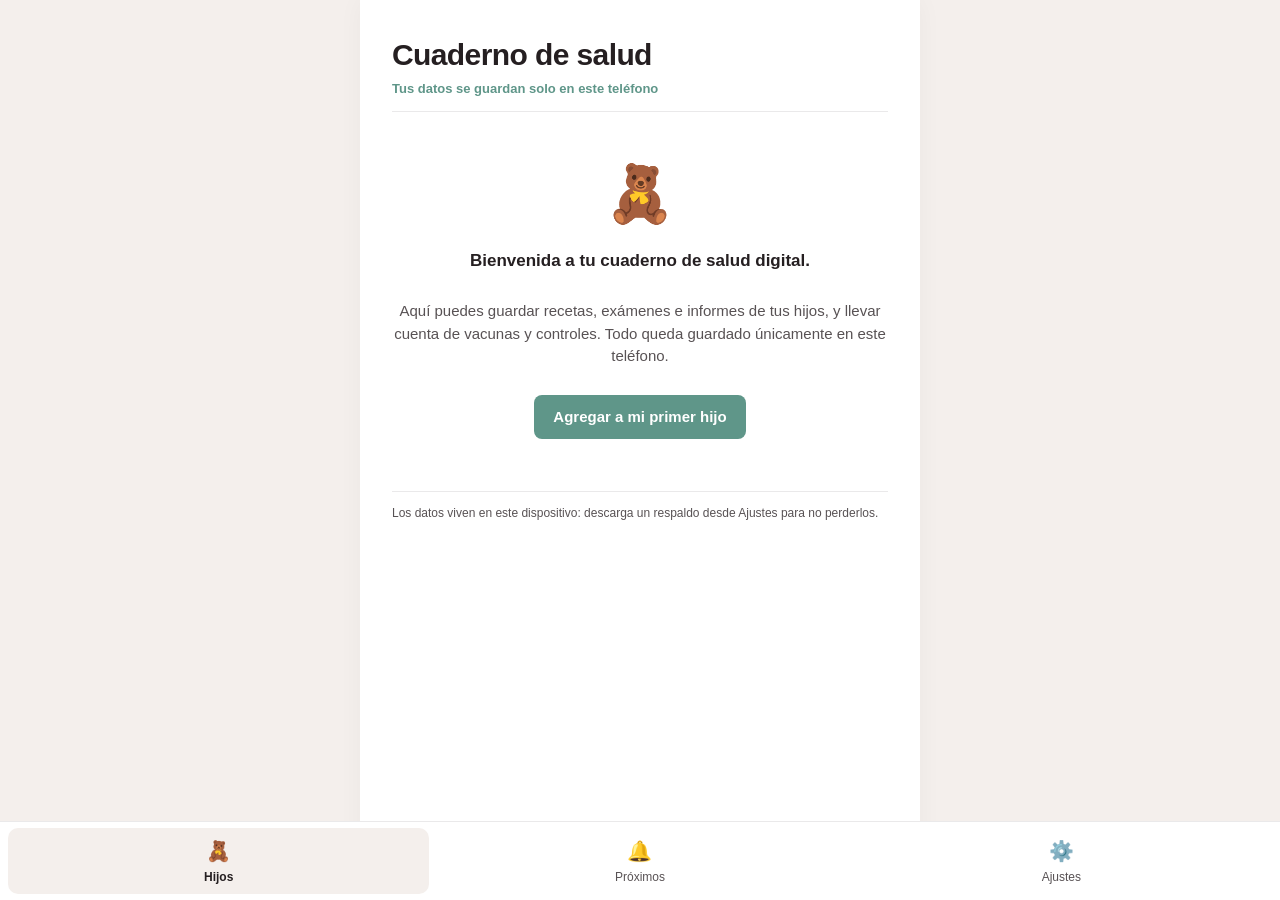
<file: index.html>
<!DOCTYPE html>
<html lang="es-CL">
<head>
<meta charset="utf-8">
<meta name="viewport" content="width=device-width, initial-scale=1, viewport-fit=cover">
<meta name="theme-color" content="#f4efec">
<meta name="apple-mobile-web-app-capable" content="yes">
<meta name="apple-mobile-web-app-status-bar-style" content="default">
<meta name="apple-mobile-web-app-title" content="Cuaderno de salud">
<title>Cuaderno de salud</title>
<link rel="manifest" href="manifest.webmanifest">
<link rel="icon" href="icon.png">
<link rel="apple-touch-icon" href="icon.png">
<link rel="stylesheet" href="styles.css">
</head>
<body>
<div id="app" class="cs-app" aria-live="polite"></div>
<script src="app.js"></script>
</body>
</html>
</file>
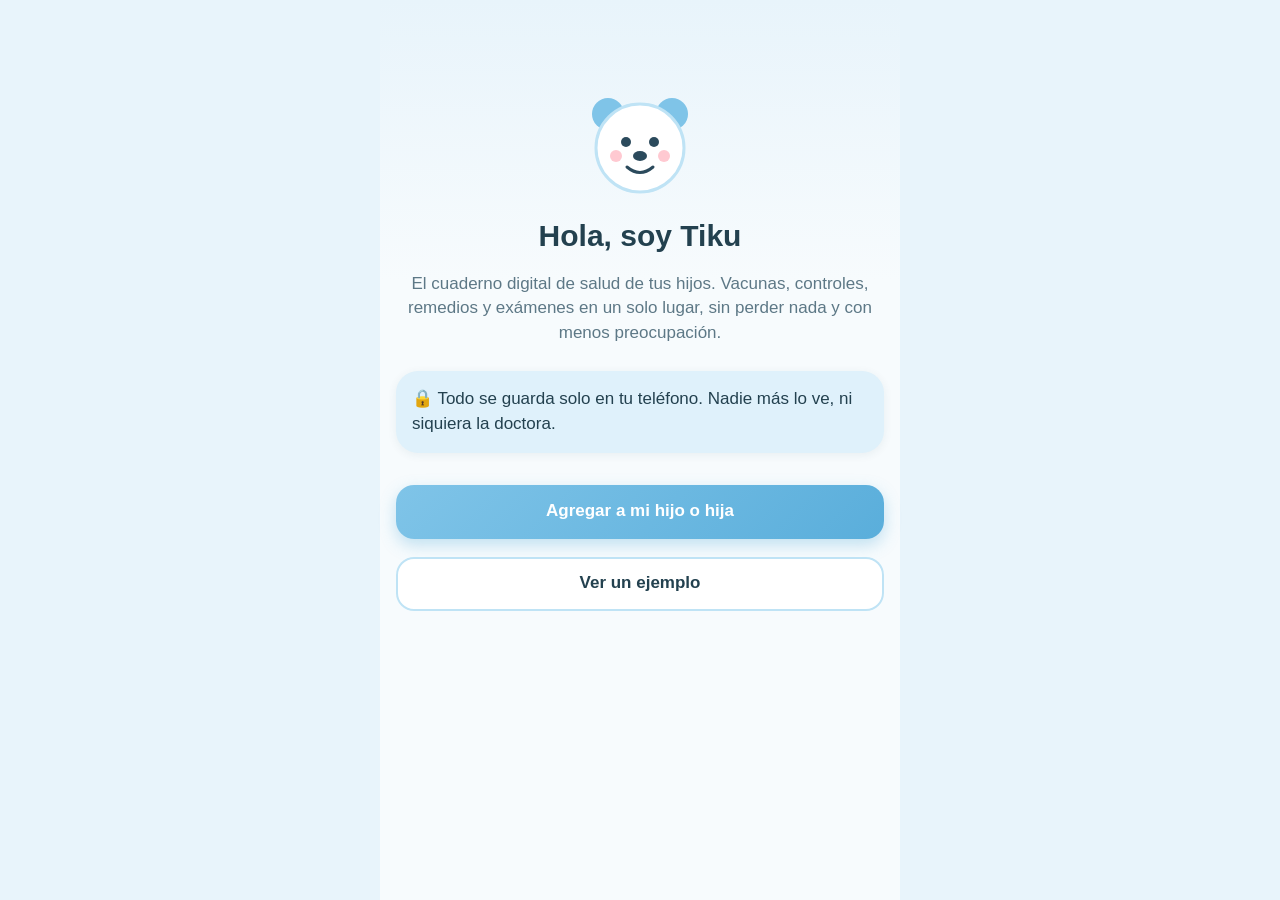
<file: tiku-preview/index.html>
<!DOCTYPE html>
<html lang="es-CL">
<head>
<meta charset="utf-8">
<meta name="viewport" content="width=device-width, initial-scale=1, viewport-fit=cover">
<meta name="theme-color" content="#e8f4fb">
<meta name="apple-mobile-web-app-capable" content="yes">
<meta name="apple-mobile-web-app-status-bar-style" content="default">
<meta name="apple-mobile-web-app-title" content="Tiku">
<title>Tiku</title>

<link rel="icon" href="[data-uri]">

<style>:root{--sky:#e8f4fb;--sky2:#bfe3f5;--sky3:#7fc4e8;--ink:#23414f;--ink2:#5d7886;--line:#dbe9f1;--white:#fff;--grey:#f3f6f8;--green:#dff5e6;--green2:#3f9c63;--yellow:#fff3cf;--yellow2:#b88a14;--red:#fde3e3;--red2:#c4474d;--peach:#ffe6d6;--lilac:#ece6fb}
*{box-sizing:border-box;-webkit-tap-highlight-color:transparent}
html,body{margin:0;padding:0}
body{background:var(--sky);color:var(--ink);font-family:-apple-system,BlinkMacSystemFont,"Segoe UI",Roboto,"Helvetica Neue",Arial,sans-serif;font-size:17px;line-height:1.45;-webkit-text-size-adjust:100%}
#app{max-width:520px;margin:0 auto;min-height:100vh;background:linear-gradient(#e8f4fb,#f7fbfd 280px);position:relative;padding:0 16px 118px}
h1,h2,h3,p{margin:0}
.hidden{display:none!important}
.muted{color:var(--ink2)}.small{font-size:13px}.center{text-align:center}
.top{display:flex;align-items:center;gap:12px;padding:18px 0 10px}
.top .kid{flex:1;min-width:0}
.top h1{font-size:22px;font-weight:700;line-height:1.2}
.top .age{color:var(--ink2);font-size:15px}
.avatar{width:58px;height:58px;border-radius:50%;background:var(--sky2);display:flex;align-items:center;justify-content:center;font-size:28px;overflow:hidden;flex:none;border:3px solid #fff;box-shadow:0 2px 8px rgba(35,65,79,.12)}
.avatar img{width:100%;height:100%;object-fit:cover}
.switch{border:none;background:#fff;border-radius:999px;padding:8px 14px;font:inherit;font-size:14px;font-weight:600;color:var(--ink);box-shadow:0 1px 4px rgba(35,65,79,.1)}
.title{font-size:24px;font-weight:700;margin:14px 0 4px}
.sub{color:var(--ink2);margin-bottom:12px}
.card{background:#fff;border-radius:22px;padding:16px;margin:12px 0;box-shadow:0 2px 10px rgba(35,65,79,.07);position:relative}
.card h3{font-size:15px;color:var(--ink2);font-weight:600;display:flex;align-items:center;gap:8px;margin-bottom:6px}
.card h3 .ic{font-size:22px}
.big{font-size:28px;font-weight:700;line-height:1.15}
.card.green{background:var(--green)}.card.yellow{background:var(--yellow)}.card.red{background:var(--red)}.card.blue{background:#dff1fb}.card.lilac{background:var(--lilac)}.card.peach{background:var(--peach)}
.row{display:flex;gap:10px;align-items:center}.row.wrap{flex-wrap:wrap}.grow{flex:1;min-width:0}
.grid2{display:grid;grid-template-columns:1fr 1fr;gap:12px}
.grid2 .card{margin:0}
.btn{display:flex;align-items:center;justify-content:center;gap:8px;width:100%;min-height:54px;border:none;border-radius:18px;background:var(--sky3);color:#fff;font:inherit;font-weight:700;font-size:17px;padding:12px 16px;cursor:pointer;text-decoration:none}
.btn.sec{background:#fff;color:var(--ink);box-shadow:inset 0 0 0 2px var(--sky2)}
.btn.ghost{background:transparent;color:var(--ink2);box-shadow:none;font-weight:600}
.btn.green{background:var(--green2)}
.btn.red{background:var(--red2)}
.btn.small{min-height:44px;font-size:15px;width:auto;padding:8px 14px;border-radius:14px}
.btn:disabled{opacity:.5}
.hero-btn{background:linear-gradient(135deg,#7fc4e8,#5aaedb);box-shadow:0 6px 16px rgba(90,174,219,.35);margin:6px 0 4px}
.chip{display:inline-flex;align-items:center;gap:6px;border:none;border-radius:999px;padding:8px 14px;background:#fff;font:inherit;font-size:15px;font-weight:600;color:var(--ink);box-shadow:inset 0 0 0 1.5px var(--line);min-height:40px;cursor:pointer}
.chip.on{background:var(--sky3);color:#fff;box-shadow:none}
.chips{display:flex;gap:8px;flex-wrap:wrap;margin:8px 0}
.chips.scroll{flex-wrap:nowrap;overflow-x:auto;padding-bottom:4px;margin-left:-16px;margin-right:-16px;padding-left:16px;padding-right:16px}
.pill{display:inline-block;border-radius:999px;padding:3px 10px;font-size:13px;font-weight:700}
.pill.ok{background:var(--green);color:var(--green2)}.pill.soon{background:var(--yellow);color:var(--yellow2)}.pill.late{background:var(--red);color:var(--red2)}.pill.later{background:var(--grey);color:var(--ink2)}.pill.opt{background:var(--lilac);color:#6a56b0}
label.f{display:block;font-weight:600;font-size:15px;margin:12px 0 0}
input.i,select.i,textarea.i{display:block;width:100%;margin-top:6px;border:2px solid var(--line);border-radius:14px;padding:12px 14px;font:inherit;font-size:17px;background:#fff;color:var(--ink);min-height:50px}
input.i:focus,select.i:focus,textarea.i:focus{outline:none;border-color:var(--sky3)}
textarea.i{min-height:84px;resize:vertical}
.two{display:grid;grid-template-columns:1fr 1fr;gap:10px}
.back{border:none;background:none;font:inherit;font-weight:700;color:var(--ink2);padding:14px 0 4px;min-height:44px}
.tabs{position:fixed;left:50%;transform:translateX(-50%);bottom:0;width:100%;max-width:520px;background:#fff;display:flex;padding:6px 6px calc(8px + env(safe-area-inset-bottom));border-radius:24px 24px 0 0;box-shadow:0 -4px 18px rgba(35,65,79,.1);z-index:20}
.tab{flex:1;border:none;background:none;font:inherit;font-size:12px;font-weight:600;color:var(--ink2);display:flex;flex-direction:column;align-items:center;gap:2px;padding:6px 0;min-height:56px;border-radius:16px}
.tab .e{font-size:24px}
.tab.on{color:var(--ink);background:var(--sky)}
.sos{position:fixed;right:max(14px,calc(50% - 246px));bottom:calc(86px + env(safe-area-inset-bottom));z-index:25;width:62px;height:62px;border-radius:50%;border:none;background:#e9777d;color:#fff;font-weight:800;font-size:15px;box-shadow:0 6px 16px rgba(196,71,77,.4)}
.timeline{position:relative;margin-left:14px;border-left:3px solid var(--sky2);padding-left:18px}
.ev{position:relative;background:#fff;border-radius:18px;padding:12px 14px;margin:0 0 12px;box-shadow:0 2px 8px rgba(35,65,79,.06)}
.ev::before{content:attr(data-ic);position:absolute;left:-36px;top:10px;width:34px;height:34px;border-radius:50%;background:var(--ev,#bfe3f5);display:flex;align-items:center;justify-content:center;font-size:18px;border:3px solid #f4fafd}
.ev .d{font-size:13px;color:var(--ink2);font-weight:600}
.ev .t{font-weight:700}
.check{display:flex;align-items:center;gap:12px;background:#fff;border-radius:16px;padding:12px 14px;margin:8px 0;box-shadow:0 1px 5px rgba(35,65,79,.06);border:none;width:100%;text-align:left;font:inherit;color:var(--ink);min-height:60px}
.check .box{flex:none;width:30px;height:30px;border-radius:10px;border:3px solid var(--sky2);display:flex;align-items:center;justify-content:center;color:#fff;font-weight:800}
.check.ok .box{background:var(--green2);border-color:var(--green2)}
.check.soon .box{border-color:#e3b93e}.check.late .box{border-color:#e48e92}
.check .n{font-weight:700}.check .s{font-size:13px;color:var(--ink2)}
.agehead{font-weight:800;font-size:15px;color:var(--ink2);margin:18px 0 2px;display:flex;align-items:center;gap:8px}
.sheet-bg{position:fixed;inset:0;background:rgba(35,65,79,.45);z-index:40;display:flex;align-items:flex-end;justify-content:center}
.sheet{background:#fff;width:100%;max-width:520px;border-radius:26px 26px 0 0;padding:20px 18px calc(24px + env(safe-area-inset-bottom));max-height:92vh;overflow:auto}
.sheet h2{font-size:21px;margin-bottom:6px}
.full{position:fixed;inset:0;background:#fff;z-index:50;overflow:auto;padding:20px 18px 40px;max-width:520px;margin:0 auto}
.full .hd{background:var(--red);color:var(--red2);border-radius:18px;padding:14px;font-weight:800;font-size:20px;text-align:center;margin-bottom:12px}
.kv{display:flex;justify-content:space-between;gap:12px;padding:10px 0;border-bottom:1px solid var(--line)}
.kv b{font-size:14px;color:var(--ink2);font-weight:600}.kv span{font-weight:700;text-align:right}
.toast{position:fixed;left:50%;transform:translateX(-50%);bottom:110px;background:var(--ink);color:#fff;padding:12px 18px;border-radius:18px;z-index:60;font-weight:600;font-size:15px;max-width:90%;width:max-content}
.steps .step{background:#fff;border-radius:20px;padding:14px 16px;margin:12px 0;box-shadow:0 2px 8px rgba(35,65,79,.06)}
.steps .step h3{font-size:17px;display:flex;align-items:center;gap:10px;margin-bottom:4px}
.steps .num{width:28px;height:28px;border-radius:50%;background:var(--sky3);color:#fff;font-size:15px;font-weight:800;display:flex;align-items:center;justify-content:center;flex:none}
.medrow{background:var(--grey);border-radius:16px;padding:10px 12px;margin:10px 0}
svg.chart{width:100%;height:auto;display:block}
.photo-thumb{width:64px;height:64px;border-radius:12px;object-fit:cover;background:var(--grey)}
.lock{display:flex;flex-direction:column;align-items:center;gap:14px;padding:80px 0;text-align:center}
.mascot{width:120px;height:120px}
.seg{display:flex;background:var(--grey);border-radius:14px;padding:4px;gap:4px;margin:8px 0}
.seg button{flex:1;border:none;background:none;border-radius:11px;padding:10px 4px;font:inherit;font-weight:700;font-size:14px;color:var(--ink2);min-height:44px}
.seg button.on{background:#fff;color:var(--ink);box-shadow:0 1px 4px rgba(35,65,79,.12)}
.warn{background:var(--yellow);color:#6b5210;border-radius:14px;padding:10px 12px;font-size:14px;margin:8px 0}
.audio{width:100%;margin-top:8px}
.dxsel{display:flex;flex-wrap:wrap;gap:6px;margin:8px 0}
.dxchip small{color:inherit;opacity:.75}
.dxchip b{cursor:pointer;margin-left:2px}
.dxres{background:#fff;border:2px solid var(--line);border-radius:14px;margin-top:6px;overflow:hidden}
.dxitem{display:block;width:100%;text-align:left;border:none;background:none;font:inherit;padding:12px 14px;font-size:15px;border-bottom:1px solid var(--line);color:var(--ink);min-height:44px}
.dxitem:last-child{border-bottom:none}
.dxitem small{color:var(--ink2)}
.anterow{background:var(--grey);border-radius:16px;padding:10px 12px;margin:10px 0}
</style>
</head>
<body>
<div id="app" aria-live="polite"></div>
<script>window.WHO={"w":{"1":[[0.3487,3.3464,0.14602],[0.2303,4.4525,0.13413],[0.1969,5.5714,0.12382],[0.174,6.369,0.11732],[0.1551,7.0069,0.11313],[0.1396,7.5077,0.11081],[0.1256,7.9389,0.10957],[0.1134,8.2963,0.10902],[0.1019,8.62,0.10882],[0.0917,8.9019,0.10881],[0.0821,9.1618,0.1089],[0.0729,9.4136,0.10906],[0.0645,9.646,0.10925],[0.0563,9.8772,0.10949],[0.0487,10.0944,0.10976],[0.0412,10.3139,0.11008],[0.0343,10.5228,0.11041],[0.0276,10.7289,0.11078],[0.021,10.9393,0.1112],[0.0149,11.1409,0.11163],[0.0087,11.3478,0.11212],[0.0029,11.5474,0.11261],[-0.0029,11.7528,0.11315],[-0.0083,11.951,0.11369],[-0.0136,12.1482,0.11425],[-0.0189,12.3506,0.11485],[-0.0239,12.5442,0.11544],[-0.0289,12.7413,0.11604],[-0.0337,12.9288,0.11663],[-0.0385,13.1188,0.11723],[-0.0431,13.2993,0.11781],[-0.0477,13.4824,0.1184],[-0.052,13.6567,0.11896],[-0.0563,13.8285,0.11952],[-0.0607,14.0038,0.12008],[-0.0648,14.1719,0.12062],[-0.0689,14.3443,0.12116],[-0.0729,14.5102,0.12168],[-0.0769,14.6811,0.12221],[-0.0808,14.8462,0.12271],[-0.0846,15.0167,0.12323],[-0.0883,15.1816,0.12373],[-0.092,15.3465,0.12424],[-0.0957,15.5168,0.12478],[-0.0992,15.6815,0.12531],[-0.1028,15.8514,0.12587],[-0.1063,16.0156,0.12642],[-0.1098,16.1851,0.12701],[-0.1131,16.3489,0.12759],[-0.1164,16.5126,0.12818],[-0.1198,16.6818,0.12881],[-0.123,16.8454,0.12942],[-0.1263,17.0145,0.13006],[-0.1294,17.1782,0.13068],[-0.1326,17.3473,0.13133],[-0.1356,17.5107,0.13196],[-0.1387,17.674,0.1326],[-0.1417,17.8425,0.13325],[-0.1447,18.0053,0.13389],[-0.1477,18.1732,0.13454],[-0.1506,18.3352,0.13517]],"2":[[0.3809,3.2322,0.14171],[0.1727,4.1716,0.13738],[0.0959,5.1315,0.12998],[0.0407,5.8393,0.12622],[-0.0053,6.428,0.12401],[-0.0428,6.8959,0.12274],[-0.0759,7.3016,0.12204],[-0.1039,7.6416,0.12178],[-0.1292,7.9534,0.12181],[-0.1507,8.2259,0.12199],[-0.1698,8.4769,0.12222],[-0.1873,8.7207,0.12247],[-0.2022,8.9462,0.12267],[-0.216,9.1722,0.12283],[-0.2277,9.3861,0.12294],[-0.2385,9.6038,0.12299],[-0.2478,9.8124,0.12303],[-0.2561,10.0196,0.12305],[-0.2637,10.2324,0.12309],[-0.2702,10.4372,0.12315],[-0.2763,10.6481,0.12324],[-0.2814,10.8521,0.12335],[-0.2862,11.0633,0.12351],[-0.2903,11.2684,0.12369],[-0.294,11.4741,0.12389],[-0.2975,11.6868,0.12414],[-0.3005,11.8922,0.12441],[-0.3033,12.1028,0.12472],[-0.3057,12.3042,0.12506],[-0.308,12.5093,0.12545],[-0.3101,12.7047,0.12587],[-0.312,12.9033,0.12634],[-0.3138,13.093,0.12683],[-0.3155,13.2809,0.12736],[-0.3171,13.4739,0.12794],[-0.3186,13.6599,0.12854],[-0.3201,13.8518,0.1292],[-0.3216,14.0373,0.12987],[-0.323,14.2288,0.1306],[-0.3243,14.4136,0.13134],[-0.3257,14.6041,0.13214],[-0.327,14.7877,0.13294],[-0.3283,14.9704,0.13375],[-0.3296,15.1584,0.13461],[-0.3309,15.3395,0.13544],[-0.3322,15.5259,0.13631],[-0.3335,15.7056,0.13715],[-0.3348,15.8908,0.13801],[-0.3361,16.0697,0.13884],[-0.3374,16.2485,0.13967],[-0.3387,16.433,0.14051],[-0.34,16.6114,0.14132],[-0.3414,16.7957,0.14214],[-0.3427,16.9737,0.14292],[-0.344,17.1573,0.14372],[-0.3453,17.3344,0.14448],[-0.3466,17.5107,0.14524],[-0.3479,17.692,0.146],[-0.3492,17.8664,0.14674],[-0.3505,18.0456,0.14749],[-0.3518,18.2179,0.14821]]},"l":{"1":[[1.0,49.8842,0.03795],[1.0,54.6645,0.03559],[1.0,58.4384,0.03423],[1.0,61.4013,0.03329],[1.0,63.9041,0.03257],[1.0,65.8912,0.03204],[1.0,67.6435,0.03165],[1.0,69.1615,0.03139],[1.0,70.6224,0.03124],[1.0,71.9714,0.03117],[1.0,73.2653,0.03118],[1.0,74.5464,0.03125],[1.0,75.7391,0.03137],[1.0,76.9304,0.03154],[1.0,78.0451,0.03174],[1.0,79.1613,0.03197],[1.0,80.2113,0.03222],[1.0,81.234,0.03249],[1.0,82.2628,0.03279],[1.0,83.2318,0.0331],[1.0,84.2074,0.03342],[1.0,85.1291,0.03375],[1.0,86.0589,0.0341],[1.0,86.9392,0.03445],[1.0,87.8018,0.03479],[1.0,87.9737,0.03542],[1.0,88.7964,0.03576],[1.0,89.6247,0.0361],[1.0,90.4056,0.03642],[1.0,91.1906,0.03674],[1.0,91.9297,0.03704],[1.0,92.6735,0.03733],[1.0,93.3753,0.03761],[1.0,94.0612,0.03787],[1.0,94.7559,0.03812],[1.0,95.4168,0.03836],[1.0,96.0889,0.03858],[1.0,96.7298,0.03879],[1.0,97.3827,0.039],[1.0,98.006,0.03919],[1.0,98.6412,0.03937],[1.0,99.2471,0.03954],[1.0,99.8441,0.0397],[1.0,100.4522,0.03986],[1.0,101.0326,0.04002],[1.0,101.6246,0.04017],[1.0,102.191,0.04031],[1.0,102.7706,0.04045],[1.0,103.3273,0.04059],[1.0,103.8806,0.04073],[1.0,104.4496,0.04086],[1.0,104.9984,0.041],[1.0,105.5641,0.04113],[1.0,106.1104,0.04126],[1.0,106.6736,0.04139],[1.0,107.2176,0.04152],[1.0,107.7607,0.04165],[1.0,108.3209,0.04177],[1.0,108.8621,0.0419],[1.0,109.4203,0.04202],[1.0,109.9593,0.04214]],"2":[[1.0,49.1477,0.0379],[1.0,53.6326,0.03641],[1.0,57.0796,0.03568],[1.0,59.7773,0.0352],[1.0,62.1071,0.03486],[1.0,64.019,0.03463],[1.0,65.751,0.03448],[1.0,67.2842,0.03441],[1.0,68.7732,0.0344],[1.0,70.1463,0.03444],[1.0,71.4656,0.03452],[1.0,72.7788,0.03464],[1.0,74.0049,0.03479],[1.0,75.2297,0.03496],[1.0,76.377,0.03514],[1.0,77.5258,0.03534],[1.0,78.6055,0.03555],[1.0,79.6559,0.03576],[1.0,80.7121,0.03598],[1.0,81.708,0.0362],[1.0,82.7116,0.03643],[1.0,83.6595,0.03665],[1.0,84.6154,0.03689],[1.0,85.5184,0.03711],[1.0,86.4008,0.03733],[1.0,86.5922,0.03786],[1.0,87.4358,0.03808],[1.0,88.2881,0.0383],[1.0,89.0938,0.03851],[1.0,89.9072,0.03872],[1.0,90.6765,0.03893],[1.0,91.4539,0.03913],[1.0,92.1906,0.03933],[1.0,92.9135,0.03952],[1.0,93.6473,0.03971],[1.0,94.346,0.03989],[1.0,95.0572,0.04007],[1.0,95.7356,0.04024],[1.0,96.427,0.04041],[1.0,97.0871,0.04057],[1.0,97.7601,0.04074],[1.0,98.4028,0.04089],[1.0,99.0369,0.04105],[1.0,99.6834,0.0412],[1.0,100.3007,0.04135],[1.0,100.9301,0.0415],[1.0,101.5312,0.04164],[1.0,102.1446,0.04179],[1.0,102.7312,0.04193],[1.0,103.3113,0.04206],[1.0,103.9045,0.0422],[1.0,104.4727,0.04233],[1.0,105.0541,0.04247],[1.0,105.6114,0.04259],[1.0,106.1817,0.04272],[1.0,106.7284,0.04285],[1.0,107.2698,0.04297],[1.0,107.8238,0.0431],[1.0,108.3547,0.04322],[1.0,108.8981,0.04335],[1.0,109.4189,0.04346]]},"h":{"1":[[1.0,34.4618,0.03686],[1.0,37.2435,0.03135],[1.0,39.1349,0.02997],[1.0,40.5008,0.02918],[1.0,41.6401,0.02868],[1.0,42.5524,0.02837],[1.0,43.3393,0.02817],[1.0,43.9791,0.02804],[1.0,44.5384,0.02796],[1.0,45.0007,0.02792],[1.0,45.4004,0.0279],[1.0,45.7593,0.02789],[1.0,46.0637,0.02789],[1.0,46.3421,0.02789],[1.0,46.5834,0.02791],[1.0,46.809,0.02792],[1.0,47.0088,0.02795],[1.0,47.1936,0.02797],[1.0,47.3718,0.028],[1.0,47.5341,0.02803],[1.0,47.6931,0.02806],[1.0,47.8399,0.0281],[1.0,47.985,0.02814],[1.0,48.1198,0.02817],[1.0,48.2494,0.02821],[1.0,48.378,0.02825],[1.0,48.4974,0.0283],[1.0,48.6158,0.02834],[1.0,48.7255,0.02838],[1.0,48.8341,0.02843],[1.0,48.9347,0.02847],[1.0,49.0341,0.02851],[1.0,49.126,0.02855],[1.0,49.214,0.02859],[1.0,49.3011,0.02863],[1.0,49.3818,0.02867],[1.0,49.4619,0.02871],[1.0,49.5362,0.02875],[1.0,49.6101,0.02878],[1.0,49.679,0.02882],[1.0,49.7476,0.02886],[1.0,49.8117,0.02889],[1.0,49.8737,0.02893],[1.0,49.9357,0.02896],[1.0,49.9938,0.02899],[1.0,50.0518,0.02903],[1.0,50.1062,0.02906],[1.0,50.1606,0.02909],[1.0,50.2115,0.02912],[1.0,50.261,0.02915],[1.0,50.3107,0.02918],[1.0,50.3573,0.02921],[1.0,50.4043,0.02924],[1.0,50.4485,0.02927],[1.0,50.4931,0.0293],[1.0,50.5353,0.02932],[1.0,50.5766,0.02935],[1.0,50.6184,0.02938],[1.0,50.6582,0.0294],[1.0,50.6986,0.02943],[1.0,50.7372,0.02945]],"2":[[1.0,33.8787,0.03496],[1.0,36.5163,0.03211],[1.0,38.258,0.03168],[1.0,39.521,0.0314],[1.0,40.5895,0.03119],[1.0,41.454,0.03102],[1.0,42.2079,0.03087],[1.0,42.8278,0.03075],[1.0,43.3753,0.03063],[1.0,43.8309,0.03053],[1.0,44.2273,0.03044],[1.0,44.5865,0.03035],[1.0,44.894,0.03027],[1.0,45.1779,0.03019],[1.0,45.4255,0.03012],[1.0,45.6582,0.03005],[1.0,45.865,0.02999],[1.0,46.0571,0.02993],[1.0,46.2431,0.02987],[1.0,46.4135,0.02982],[1.0,46.5814,0.02977],[1.0,46.7375,0.02972],[1.0,46.8931,0.02967],[1.0,47.0388,0.02962],[1.0,47.1799,0.02958],[1.0,47.3207,0.02953],[1.0,47.452,0.02949],[1.0,47.5825,0.02945],[1.0,47.7035,0.02941],[1.0,47.8231,0.02937],[1.0,47.9336,0.02933],[1.0,48.0425,0.02929],[1.0,48.1432,0.02926],[1.0,48.2395,0.02922],[1.0,48.3347,0.02919],[1.0,48.423,0.02916],[1.0,48.5106,0.02912],[1.0,48.5921,0.02909],[1.0,48.6732,0.02906],[1.0,48.7487,0.02903],[1.0,48.824,0.029],[1.0,48.8942,0.02897],[1.0,48.9621,0.02894],[1.0,49.0298,0.02891],[1.0,49.0932,0.02888],[1.0,49.1566,0.02886],[1.0,49.2162,0.02883],[1.0,49.2759,0.0288],[1.0,49.3321,0.02878],[1.0,49.3869,0.02875],[1.0,49.4421,0.02873],[1.0,49.4942,0.0287],[1.0,49.5468,0.02868],[1.0,49.5966,0.02866],[1.0,49.647,0.02863],[1.0,49.6946,0.02861],[1.0,49.7413,0.02859],[1.0,49.7886,0.02856],[1.0,49.8335,0.02854],[1.0,49.8791,0.02852],[1.0,49.9225,0.0285]]},"b":{"1":[[-0.3053,13.4069,0.0956],[0.2738,14.914,0.09035],[0.1113,16.3231,0.08676],[0.0077,16.895,0.08496],[-0.0732,17.1594,0.08378],[-0.1366,17.2914,0.08297],[-0.1919,17.3424,0.08233],[-0.2384,17.3289,0.08183],[-0.2808,17.2633,0.08139],[-0.3177,17.1659,0.08102],[-0.3512,17.0503,0.08068],[-0.383,16.9231,0.08037],[-0.4113,16.7992,0.08009],[-0.4384,16.6731,0.07982],[-0.4629,16.5553,0.07958],[-0.4867,16.4393,0.07934],[-0.5082,16.3335,0.07913],[-0.5286,16.2343,0.07893],[-0.5485,16.1388,0.07873],[-0.5667,16.0536,0.07854],[-0.5847,15.9737,0.07836],[-0.6013,15.9043,0.07818],[-0.6176,15.8405,0.07802],[-0.6328,15.7853,0.07786],[-0.6473,15.7356,0.07771],[-0.584,15.9799,0.07792],[-0.5501,15.9418,0.07799],[-0.5164,15.9034,0.07809],[-0.4853,15.867,0.07818],[-0.4549,15.8303,0.07829],[-0.4275,15.7954,0.07841],[-0.4013,15.7601,0.07854],[-0.3782,15.7267,0.07867],[-0.3575,15.6939,0.07882],[-0.3388,15.6609,0.07897],[-0.3233,15.6297,0.07913],[-0.31,15.5986,0.07931],[-0.3,15.5695,0.07949],[-0.2927,15.5406,0.07969],[-0.2884,15.5141,0.0799],[-0.2869,15.4881,0.08013],[-0.2881,15.4645,0.08036],[-0.2918,15.4423,0.08061],[-0.2982,15.4209,0.08087],[-0.3066,15.4015,0.08114],[-0.3175,15.3825,0.08144],[-0.3302,15.3652,0.08174],[-0.3455,15.3483,0.08206],[-0.3622,15.3326,0.08238],[-0.3808,15.3176,0.08272],[-0.402,15.3029,0.08307],[-0.4243,15.2892,0.08343],[-0.449,15.2758,0.08381],[-0.4745,15.2634,0.08418],[-0.5022,15.2513,0.08457],[-0.5302,15.24,0.08496],[-0.5594,15.2293,0.08535],[-0.5906,15.2188,0.08577],[-0.6219,15.2092,0.08617],[-0.6554,15.2,0.08659],[-0.6889,15.1917,0.08699]],"2":[[-0.0631,13.3363,0.09272],[0.3481,14.5422,0.09559],[0.1743,15.7713,0.09371],[0.0652,16.3531,0.09255],[-0.0197,16.6722,0.09166],[-0.086,16.8379,0.09096],[-0.1436,16.9086,0.09035],[-0.1915,16.9021,0.08984],[-0.2351,16.839,0.08938],[-0.2726,16.7404,0.08898],[-0.3064,16.62,0.08862],[-0.3382,16.4867,0.08827],[-0.3665,16.3578,0.08797],[-0.3934,16.2298,0.08768],[-0.4176,16.1132,0.08741],[-0.441,16.0013,0.08716],[-0.4623,15.9017,0.08693],[-0.4823,15.8108,0.08671],[-0.5018,15.726,0.0865],[-0.5197,15.6524,0.08631],[-0.5374,15.585,0.08611],[-0.5536,15.5281,0.08594],[-0.5697,15.4782,0.08576],[-0.5846,15.4381,0.0856],[-0.5989,15.4052,0.08545],[-0.5684,15.6589,0.08452],[-0.5684,15.6311,0.08449],[-0.5684,15.6036,0.08446],[-0.5684,15.5779,0.08444],[-0.5684,15.5521,0.08443],[-0.5684,15.5277,0.08444],[-0.5684,15.503,0.08448],[-0.5684,15.4798,0.08455],[-0.5684,15.4575,0.08467],[-0.5684,15.4355,0.08484],[-0.5684,15.4157,0.08506],[-0.5684,15.3966,0.08535],[-0.5684,15.3797,0.08569],[-0.5684,15.3636,0.08609],[-0.5684,15.3493,0.08654],[-0.5684,15.3356,0.08704],[-0.5684,15.3233,0.08757],[-0.5684,15.3117,0.08813],[-0.5684,15.3006,0.08872],[-0.5684,15.2906,0.08931],[-0.5684,15.2813,0.08992],[-0.5684,15.2732,0.0905],[-0.5684,15.266,0.0911],[-0.5684,15.2602,0.09168],[-0.5684,15.2557,0.09227],[-0.5684,15.2523,0.09287],[-0.5684,15.2503,0.09345],[-0.5684,15.2496,0.09404],[-0.5684,15.2502,0.0946],[-0.5684,15.2519,0.09516],[-0.5684,15.2543,0.09567],[-0.5684,15.2575,0.09617],[-0.5684,15.2612,0.09665],[-0.5684,15.2653,0.09708],[-0.5684,15.2698,0.0975],[-0.5684,15.2747,0.09789]]}};
</script>
<script>/* Tiku - cuaderno digital de salud infantil. Sin servidor: todo queda en este dispositivo (IndexedDB). */
(function () {
'use strict';

var DEMO = location.hash.indexOf('demo') >= 0;
var DB_NAME = DEMO ? 'tiku-demo' : 'tiku-db';
var STORES = ['children', 'events', 'growth', 'vacc', 'meds', 'doses', 'reminders', 'files'];
var PIN_KEY = 'tiku-pin-v1';
var NOTIF_KEY = 'tiku-notified-v1';
var SEL_KEY = 'tiku-selected-child';

// ---------- Datos de referencia ----------
// Calendario PNI 2026 (MINSAL). Fuentes: vacunas.minsal.cl, saludresponde.minsal.cl (ver README).
var VAX = [
  { k: 'bcg', n: 'BCG', d: 'Tuberculosis', dose: 'Dosis única', m: 0, g: 'Recién nacido' },
  { k: 'hepb', n: 'Hepatitis B', d: 'Hepatitis B', dose: 'Dosis única', m: 0, g: 'Recién nacido' },
  { k: 'hex1', n: 'Hexavalente', d: 'Hepatitis B, difteria, tétanos, coqueluche, Hib, polio', dose: '1ª dosis', m: 2, g: '2 meses' },
  { k: 'pcv1', n: 'Neumocócica conjugada PCV20', d: 'Neumonía, meningitis y otitis por neumococo', dose: '1ª dosis', m: 2, g: '2 meses' },
  { k: 'menb1', n: 'Meningocócica B', d: 'Meningitis por meningococo B', dose: '1ª dosis', m: 2, g: '2 meses' },
  { k: 'hex2', n: 'Hexavalente', d: 'Hepatitis B, difteria, tétanos, coqueluche, Hib, polio', dose: '2ª dosis', m: 4, g: '4 meses' },
  { k: 'pcv2', n: 'Neumocócica conjugada PCV20', d: 'Neumonía, meningitis y otitis por neumococo', dose: '2ª dosis', m: 4, g: '4 meses' },
  { k: 'menb2', n: 'Meningocócica B', d: 'Meningitis por meningococo B', dose: '2ª dosis', m: 4, g: '4 meses' },
  { k: 'hex3', n: 'Hexavalente', d: 'Hepatitis B, difteria, tétanos, coqueluche, Hib, polio', dose: '3ª dosis', m: 6, g: '6 meses' },
  { k: 'pcv3', n: 'Neumocócica conjugada PCV20', d: 'Solo prematuros', dose: '3ª dosis (prematuros)', m: 6, g: '6 meses', prem: true },
  { k: 'srp1', n: 'Tres vírica (SRP)', d: 'Sarampión, rubéola, paperas', dose: '1ª dosis', m: 12, g: '12 meses' },
  { k: 'menacwy', n: 'Meningocócica tetravalente ACWY', d: 'Meningitis por meningococo A, C, W, Y', dose: 'Dosis única', m: 12, g: '12 meses' },
  { k: 'pcv4', n: 'Neumocócica conjugada PCV20', d: 'Neumonía, meningitis y otitis por neumococo', dose: 'Refuerzo', m: 12, g: '12 meses' },
  { k: 'hex4', n: 'Hexavalente', d: 'Hepatitis B, difteria, tétanos, coqueluche, Hib, polio', dose: 'Refuerzo', m: 18, g: '18 meses' },
  { k: 'menb3', n: 'Meningocócica B', d: 'Meningitis por meningococo B', dose: 'Refuerzo', m: 18, g: '18 meses' },
  { k: 'hepa', n: 'Hepatitis A', d: 'Hepatitis A', dose: 'Dosis única', m: 18, g: '18 meses' },
  { k: 'var1', n: 'Varicela', d: 'Varicela', dose: '1ª dosis', m: 18, g: '18 meses' },
  { k: 'srp2', n: 'Tres vírica (SRP)', d: 'Sarampión, rubéola, paperas', dose: '2ª dosis', m: 36, g: '3 años' },
  { k: 'var2', n: 'Varicela', d: 'Varicela', dose: '2ª dosis', m: 36, g: '3 años' },
  { k: 'dtpa1', n: 'dTpa (acelular)', d: 'Difteria, tétanos, coqueluche', dose: 'Refuerzo', m: 72, g: '1° básico', school: true },
  { k: 'vph', n: 'VPH nonavalente', d: 'Virus papiloma humano', dose: 'Dosis única', m: 108, g: '4° básico', school: true },
  { k: 'dtpa2', n: 'dTpa (acelular)', d: 'Difteria, tétanos, coqueluche', dose: 'Refuerzo', m: 156, g: '8° básico', school: true }
];
var VAX_EXTRA = [
  { k: 'rota1', n: 'Rotavirus', d: 'Diarrea grave por rotavirus (oral, no está en el PNI)', dose: '1ª dosis', m: 2 },
  { k: 'rota2', n: 'Rotavirus', d: 'Diarrea grave por rotavirus (oral, no está en el PNI)', dose: '2ª dosis', m: 4 },
  { k: 'hepa2', n: 'Hepatitis A', d: 'Segunda dosis complementaria', dose: '2ª dosis', m: 24 },
  { k: 'flu', n: 'Influenza', d: 'Campaña anual del MINSAL para grupos objetivo', dose: 'Anual', m: 6 }
];
var CONTROLS = [
  { m: 0.33, t: 'RN, primeros 10 días' }, { m: 1, t: '1 mes' }, { m: 2, t: '2 meses', n: 'Toca vacunas' },
  { m: 3, t: '3 meses', n: 'Recordar radiografía de caderas' }, { m: 4, t: '4 meses', n: 'Toca vacunas. Si toma pecho casi exclusivo, recordar inicio de hierro' },
  { m: 5, t: '5 meses' }, { m: 6, t: '6 meses', n: 'Toca vacunas. Alimentación complementaria si tu pediatra lo autoriza' },
  { m: 8, t: '8 meses' }, { m: 10, t: '10 meses' }, { m: 12, t: '12 meses', n: 'Toca vacunas' }, { m: 15, t: '15 meses' },
  { m: 18, t: '18 meses', n: 'Toca vacunas' }, { m: 21, t: '21 meses' }, { m: 24, t: '24 meses' }, { m: 36, t: '3 años', n: 'Toca vacunas' },
  { m: 42, t: '3 años y medio' }, { m: 48, t: '4 años' }, { m: 54, t: '4 años y medio' }, { m: 60, t: '5 años' }, { m: 66, t: '5 años y medio' },
  { m: 72, t: '6 años', n: 'Vacuna de 1° básico' }, { m: 84, t: '7 años' }, { m: 96, t: '8 años' }, { m: 108, t: '9 años', n: 'Vacuna de 4° básico' },
  { m: 120, t: '10 años' }
];
for (var yy = 11; yy <= 18; yy++) CONTROLS.push({ m: yy * 12, t: yy + ' años', n: yy === 13 ? 'Vacuna de 8° básico' : '' });
var EV_TYPES = {
  control: ['🩺', 'Control', '#bfe3f5'], vacuna: ['💉', 'Vacuna', '#cdeedb'], enfermedad: ['🤧', 'Enfermedad', '#ffe3b8'],
  urgencia: ['🚑', 'Urgencia', '#f9cccc'], hospitalizacion: ['🏥', 'Hospitalización', '#e0d6f7'], examen: ['🔬', 'Examen', '#d6ecf9'],
  receta: ['📝', 'Receta', '#ffe6d6'], medicamento: ['💊', 'Medicamento', '#f9d9ec'], crecimiento: ['📏', 'Crecimiento', '#d9f1e6'],
  desarrollo: ['🌱', 'Desarrollo', '#e5f3c8'], alimentacion: ['🍎', 'Alimentación', '#ffd9cf'], lactancia: ['🍼', 'Lactancia', '#fde8f0'], otro: ['📄', 'Otro', '#e7edf1']
};
var ILLNESS = ['Fiebre', 'Tos', 'Bronquitis', 'Crisis asmática', 'Vómitos', 'Diarrea', 'Alergia', 'Convulsión', 'Otro'];
var RESP = ['Tos', 'Bronquitis', 'Crisis asmática'];

// ---------- Diagnósticos CIE-10 (selección pediátrica frecuente; lista orientativa, no exhaustiva) ----------
var CIE10 = [
  { code: 'A09', name: 'Diarrea y gastroenteritis aguda' }, { code: 'A37.9', name: 'Tos ferina' },
  { code: 'A38.9', name: 'Escarlatina' }, { code: 'B00.9', name: 'Herpes simple' },
  { code: 'B01.9', name: 'Varicela' }, { code: 'B05.9', name: 'Sarampión' },
  { code: 'B06.9', name: 'Rubéola' }, { code: 'B07', name: 'Verrugas víricas' },
  { code: 'B08.1', name: 'Molusco contagioso' }, { code: 'B08.2', name: 'Roseola (exantema súbito)' },
  { code: 'B08.3', name: 'Eritema infeccioso (parvovirus B19)' }, { code: 'B08.4', name: 'Enfermedad mano-pie-boca' },
  { code: 'B08.5', name: 'Herpangina' }, { code: 'B09', name: 'Exantema viral' },
  { code: 'B26.9', name: 'Paperas (parotiditis)' }, { code: 'B27.9', name: 'Mononucleosis infecciosa' },
  { code: 'B34.9', name: 'Infección viral' }, { code: 'B35.9', name: 'Micosis superficial (tiña)' },
  { code: 'B37.2', name: 'Candidiasis de la piel' }, { code: 'B37.3', name: 'Candidiasis bucal (muguet)' },
  { code: 'B85.2', name: 'Pediculosis (piojos)' }, { code: 'B86', name: 'Escabiosis (sarna)' },
  { code: 'D50.9', name: 'Anemia por déficit de hierro' }, { code: 'D64.9', name: 'Anemia' },
  { code: 'E03.9', name: 'Hipotiroidismo' }, { code: 'E34.3', name: 'Talla baja' },
  { code: 'E44.1', name: 'Desnutrición leve-moderada' }, { code: 'E55.9', name: 'Déficit de vitamina D' },
  { code: 'E66.9', name: 'Obesidad' }, { code: 'E86', name: 'Deshidratación' },
  { code: 'F51.9', name: 'Trastorno del sueño' }, { code: 'F80.9', name: 'Trastorno del desarrollo del lenguaje' },
  { code: 'F81.9', name: 'Dificultades del aprendizaje' }, { code: 'F84.0', name: 'Trastorno del espectro autista' },
  { code: 'F90.9', name: 'TDAH (déficit atencional)' }, { code: 'F98.0', name: 'Enuresis' },
  { code: 'F98.1', name: 'Encopresis' }, { code: 'G40.9', name: 'Epilepsia' },
  { code: 'G43.9', name: 'Migraña' }, { code: 'G47.3', name: 'Apnea del sueño' },
  { code: 'H00.0', name: 'Orzuelo' }, { code: 'H04.4', name: 'Obstrucción del conducto lagrimal' },
  { code: 'H10.9', name: 'Conjuntivitis' }, { code: 'H50.9', name: 'Estrabismo' },
  { code: 'H52.0', name: 'Hipermetropía' }, { code: 'H52.1', name: 'Miopía' },
  { code: 'H52.2', name: 'Astigmatismo' }, { code: 'H66.9', name: 'Otitis media' },
  { code: 'J00', name: 'Resfriado común' }, { code: 'J02.9', name: 'Faringitis aguda' },
  { code: 'J03.9', name: 'Amigdalitis aguda' }, { code: 'J04.0', name: 'Laringitis aguda' },
  { code: 'J05.0', name: 'Crup (laringotraqueítis)' }, { code: 'J06.9', name: 'Infección respiratoria aguda (IRA)' },
  { code: 'J11.1', name: 'Influenza' }, { code: 'J18.9', name: 'Neumonía' },
  { code: 'J20.9', name: 'Bronquitis aguda' }, { code: 'J21.9', name: 'Bronquiolitis' },
  { code: 'J30.4', name: 'Rinitis alérgica' }, { code: 'J32.9', name: 'Sinusitis' },
  { code: 'J39.1', name: 'Absceso periamigdalino' }, { code: 'J45.9', name: 'Asma' },
  { code: 'K00.6', name: 'Trastornos de la erupción dentaria' }, { code: 'K02.9', name: 'Caries dental' },
  { code: 'K21.9', name: 'Reflujo gastroesofágico' }, { code: 'K30', name: 'Dispepsia funcional' },
  { code: 'K40.9', name: 'Hernia inguinal' }, { code: 'K42.9', name: 'Hernia umbilical' },
  { code: 'K52.2', name: 'Alergia a la proteína de la leche de vaca (APLV)' }, { code: 'K59.0', name: 'Constipación' },
  { code: 'L01.0', name: 'Impétigo' }, { code: 'L03.9', name: 'Celulitis' },
  { code: 'L20.9', name: 'Dermatitis atópica' }, { code: 'L22', name: 'Dermatitis del pañal' },
  { code: 'L23.9', name: 'Dermatitis de contacto alérgica' }, { code: 'L27.2', name: 'Dermatitis por alimentos' },
  { code: 'L50.9', name: 'Urticaria' }, { code: 'L70.0', name: 'Acné' },
  { code: 'M21.4', name: 'Pie plano' }, { code: 'M43.6', name: 'Tortícolis' },
  { code: 'N30.9', name: 'Cistitis' }, { code: 'N39.0', name: 'Infección urinaria' },
  { code: 'P07.3', name: 'Prematurez' }, { code: 'P22.0', name: 'Dificultad respiratoria transitoria del RN' },
  { code: 'P59.9', name: 'Ictericia neonatal' }, { code: 'Q21.0', name: 'Comunicación interventricular (CIV)' },
  { code: 'Q21.1', name: 'Comunicación interauricular (CIA)' }, { code: 'Q65.9', name: 'Displasia de cadera' },
  { code: 'Q66.8', name: 'Pie zambo' }, { code: 'Q67.4', name: 'Plagiocefalia' },
  { code: 'R04.0', name: 'Epistaxis (sangrado de nariz)' }, { code: 'R05', name: 'Tos' },
  { code: 'R10.4', name: 'Dolor abdominal' }, { code: 'R11', name: 'Náuseas y vómitos' },
  { code: 'R50.9', name: 'Fiebre' }, { code: 'R51', name: 'Cefalea' },
  { code: 'R56.0', name: 'Convulsión febril' }, { code: 'R56.8', name: 'Convulsiones' },
  { code: 'R62.0', name: 'Retraso del desarrollo' }, { code: 'R62.8', name: 'Retraso del crecimiento' },
  { code: 'R63.3', name: 'Dificultades de la alimentación' }, { code: 'S06.0', name: 'Conmoción cerebral' },
  { code: 'T78.4', name: 'Alergia no especificada' }, { code: 'U07.1', name: 'COVID-19' },
  { code: 'Z00.1', name: 'Control de salud del niño' }
];
CIE10.sort(function (a, b) { return a.name < b.name ? -1 : 1; });
function normS(s) { return String(s || '').toLowerCase().normalize('NFD').replace(/[\u0300-\u036f]/g, ''); }
function dxChipHtml(d) { return '<span class="chip on dxchip" data-name="' + esc(d.name) + '" data-code="' + esc(d.code || '') + '">' + esc(d.name) + (d.code ? ' <small>' + esc(d.code) + '</small>' : '') + ' <b data-act="dx-rm" title="Quitar">✕</b></span>'; }
function dxPickerHtml(boxId, items) {
  return '<div class="dxbox" data-dxbox id="' + boxId + '"><div class="dxsel">' + (items || []).map(dxChipHtml).join('') + '</div>' +
    '<input class="i" data-role="dxq" placeholder="Buscar diagnóstico CIE-10 (ej: asma, otitis, J45)…" autocomplete="off" autocapitalize="off">' +
    '<div class="dxres hidden"></div></div>';
}
function dxCollect(boxId) { var b = $(boxId); if (!b) return []; return Array.prototype.map.call(b.querySelectorAll('.dxchip'), function (x) { return { name: x.getAttribute('data-name'), code: x.getAttribute('data-code') || '' }; }); }
function dxSearchRender(box, q) {
  var res = box && box.querySelector('.dxres'); if (!res) return;
  q = String(q || '').trim();
  if (!q) { res.classList.add('hidden'); res.innerHTML = ''; return; }
  var nq = normS(q), chosen = {};
  box.querySelectorAll('.dxchip').forEach(function (x) { chosen[normS(x.getAttribute('data-name'))] = 1; });
  var hits = CIE10.filter(function (d) { return !chosen[normS(d.name)] && (normS(d.name).indexOf(nq) >= 0 || normS(d.code).indexOf(nq) === 0); }).slice(0, 8);
  var h = hits.map(function (d) { return '<button type="button" class="dxitem" data-act="dx-add" data-name="' + esc(d.name) + '" data-code="' + esc(d.code) + '">' + esc(d.name) + ' <small>' + esc(d.code) + '</small></button>'; }).join('');
  h += '<button type="button" class="dxitem" data-act="dx-other">➕ Otro diagnóstico: agregar "' + esc(q) + '"</button>';
  res.innerHTML = h; res.classList.remove('hidden');
}
function childDxItems(c) {
  if (c && Array.isArray(c.dxList)) return c.dxList;
  return String((c && c.dx) || '').split(',').map(function (s) { return { name: s.trim(), code: '' }; }).filter(function (d) { return d.name; });
}
function anteNewRowHtml() { return '<div class="anterow"><input class="i ant-name" placeholder="Ej: bronquiolitis, neumonía, cirugía de amígdalas"><label class="f" style="margin-top:6px">Fecha aproximada (opcional; si solo sabes el año, escríbelo en el nombre)<input class="i ant-date" type="date" max="' + todayISO() + '"></label><button type="button" class="btn ghost small" data-act="cf-rmante">Quitar</button></div>'; }
function anteRowsHtml(c) {
  if (!c || !c.id) return '';
  return S.events.filter(function (e) { return e.childId === c.id && e.ante; }).sort(function (a, b) { return a.date < b.date ? -1 : 1; }).map(function (e) {
    return '<div class="anterow" data-existing="1"><div class="row"><div class="grow"><b>' + esc(e.title) + '</b><div class="muted small">' + (e.date ? fmt(e.date) : 'Sin fecha') + '</div></div><button type="button" class="btn ghost small" data-act="ante-del" data-v="' + e.id + '">Quitar</button></div></div>';
  }).join('');
}

// ---------- Utilidades ----------
function uid() { return 'id-' + Date.now().toString(36) + '-' + Math.random().toString(36).slice(2, 9); }
function p2(n) { return String(n).padStart(2, '0'); }
function isoDate(d) { return d.getFullYear() + '-' + p2(d.getMonth() + 1) + '-' + p2(d.getDate()); }
function todayISO() { return isoDate(new Date()); }
function parseISO(s) { var a = String(s).slice(0, 10).split('-'); return new Date(+a[0], (+a[1] || 1) - 1, +a[2] || 1); }
function fmt(s) { if (!s) return ''; var a = String(s).slice(0, 10).split('-'); return a[2] + '-' + a[1] + '-' + a[0]; }
function fmtTime(ts) { var d = new Date(ts); return p2(d.getHours()) + ':' + p2(d.getMinutes()); }
function fmtDT(ts) { var d = new Date(ts); var same = isoDate(d) === todayISO(); return (same ? 'hoy' : fmt(isoDate(d))) + ' ' + fmtTime(ts); }
function daysUntil(s) { return Math.round((parseISO(s) - parseISO(todayISO())) / 86400000); }
function addMonths(dateStr, m) { var d = parseISO(dateStr); var whole = Math.floor(m); var day = Math.round((m - whole) * 30); var t = new Date(d.getFullYear(), d.getMonth() + whole, d.getDate()); if (t.getDate() !== d.getDate()) t = new Date(d.getFullYear(), d.getMonth() + whole + 1, 0); t.setDate(t.getDate() + day); return isoDate(t); }
function ageMonths(birth, at) { if (!birth) return 0; var b = parseISO(birth), n = at ? parseISO(at) : new Date(); var m = (n.getFullYear() - b.getFullYear()) * 12 + n.getMonth() - b.getMonth(); var anchor = new Date(b.getFullYear(), b.getMonth() + m, b.getDate()); var rem = (n - anchor) / 86400000; if (rem < 0) { m -= 1; anchor = new Date(b.getFullYear(), b.getMonth() + m, b.getDate()); rem = (n - anchor) / 86400000; } return m + rem / 30.4375; }
function ageText(birth) {
  if (!birth) return '';
  var b = parseISO(birth), n = new Date();
  var y = n.getFullYear() - b.getFullYear(), m = n.getMonth() - b.getMonth(), d = n.getDate() - b.getDate();
  if (d < 0) { m -= 1; d += new Date(n.getFullYear(), n.getMonth(), 0).getDate(); }
  if (m < 0) { y -= 1; m += 12; }
  if (y < 0) return '';
  if (y === 0 && m === 0) return d + (d === 1 ? ' día' : ' días');
  if (y === 0) return m + (m === 1 ? ' mes' : ' meses') + (d > 0 && m < 6 ? ' y ' + d + (d === 1 ? ' día' : ' días') : '');
  var s = y + (y === 1 ? ' año' : ' años'); if (m > 0) s += ' y ' + m + (m === 1 ? ' mes' : ' meses'); return s;
}
function esc(s) { return String(s == null ? '' : s).replace(/&/g, '&amp;').replace(/</g, '&lt;').replace(/>/g, '&gt;').replace(/"/g, '&quot;'); }
function $(id) { return document.getElementById(id); }
function val(id) { var e = $(id); return e ? e.value.trim() : ''; }
function rel(n) { if (n < 0) return 'hace ' + (-n) + (n === -1 ? ' día' : ' días'); if (n === 0) return 'hoy'; if (n === 1) return 'mañana'; return 'en ' + n + ' días'; }

// ---------- Percentiles OMS (LMS, datos oficiales WHO Anthro 0 a 5 años) ----------
function lms(kind, sex, mo) {
  var t = (window.WHO && window.WHO[kind] && window.WHO[kind][sex]) || null; if (!t) return null;
  if (mo < 0 || mo > 60) return null;
  var i = Math.floor(mo), f = mo - i; var a = t[i], b = t[Math.min(60, i + 1)];
  return [a[0] + (b[0] - a[0]) * f, a[1] + (b[1] - a[1]) * f, a[2] + (b[2] - a[2]) * f];
}
function zOf(x, L, M, S) { return L === 0 ? Math.log(x / M) / S : (Math.pow(x / M, L) - 1) / (L * S); }
function valAtZ(z, L, M, S) { return L === 0 ? M * Math.exp(S * z) : M * Math.pow(1 + L * S * z, 1 / L); }
function cdf(z) { var t = 1 / (1 + 0.2316419 * Math.abs(z)); var d = 0.3989423 * Math.exp(-z * z / 2); var p = d * t * (0.3193815 + t * (-0.3565638 + t * (1.781478 + t * (-1.821256 + t * 1.330274)))); return z > 0 ? 1 - p : p; }
function sexNum(c) { return c.sex === 'M' ? 1 : c.sex === 'F' ? 2 : 0; }
function bmiOf(w, h) { return w && h ? w / Math.pow(h / 100, 2) : null; }
function percentile(c, kind, value, atDate) {
  var s = sexNum(c); if (!s || !c.birthdate || value == null) return null;
  var mo = ageMonths(c.birthdate, atDate); var r = lms(kind, s, mo); if (!r) return null;
  var z = zOf(value, r[0], r[1], r[2]); return { z: z, p: Math.round(cdf(z) * 100) };
}

// ---------- IndexedDB ----------
var db = null;
function openDb() {
  return new Promise(function (res, rej) {
    if (typeof indexedDB === 'undefined') { rej(new Error('Este navegador no permite guardar datos locales.')); return; }
    var r = indexedDB.open(DB_NAME, 1);
    r.onupgradeneeded = function () { STORES.forEach(function (s) { if (!r.result.objectStoreNames.contains(s)) r.result.createObjectStore(s, { keyPath: 'id' }); }); };
    r.onsuccess = function () { res(r.result); };
    r.onerror = function () { rej(r.error || new Error('IndexedDB')); };
  });
}
function tx(store, mode, fn) { return new Promise(function (res, rej) { var t = db.transaction(store, mode); var out = fn(t.objectStore(store)); t.oncomplete = function () { res(out && out.result !== undefined ? out.result : undefined); }; t.onerror = function () { rej(t.error); }; }); }
function put(s, v) { return tx(s, 'readwrite', function (o) { o.put(v); }); }
function del(s, k) { return tx(s, 'readwrite', function (o) { o.delete(k); }); }
function all(s) { return new Promise(function (res, rej) { var q = db.transaction(s, 'readonly').objectStore(s).getAll(); q.onsuccess = function () { res(q.result || []); }; q.onerror = function () { rej(q.error); }; }); }
function getOne(s, k) { return new Promise(function (res, rej) { var q = db.transaction(s, 'readonly').objectStore(s).get(k); q.onsuccess = function () { res(q.result); }; q.onerror = function () { rej(q.error); }; }); }
function clearAll() { return Promise.all(STORES.map(function (s) { return tx(s, 'readwrite', function (o) { o.clear(); }); })); }
function blobToDataUrl(b) { return new Promise(function (res, rej) { var r = new FileReader(); r.onload = function () { res(String(r.result)); }; r.onerror = function () { rej(r.error); }; r.readAsDataURL(b); }); }
function dataUrlToBlob(u) { var p = u.split(','); var mime = (p[0].match(/data:(.*?);/) || [])[1] || 'application/octet-stream'; var bin = atob(p[1]); var a = new Uint8Array(bin.length); for (var i = 0; i < bin.length; i++) a[i] = bin.charCodeAt(i); return new Blob([a], { type: mime }); }
function shrink(file, max) {
  return new Promise(function (res) {
    if (!/^image\//.test(file.type)) { res(file); return; }
    var url = URL.createObjectURL(file), img = new Image();
    img.onload = function () { URL.revokeObjectURL(url); var sc = Math.min(1, max / Math.max(img.width, img.height)); if (sc >= 1) { res(file); return; } var c = document.createElement('canvas'); c.width = Math.round(img.width * sc); c.height = Math.round(img.height * sc); var x = c.getContext('2d'); if (!x) { res(file); return; } x.drawImage(img, 0, 0, c.width, c.height); c.toBlob(function (b) { res(b || file); }, 'image/jpeg', 0.85); };
    img.onerror = function () { URL.revokeObjectURL(url); res(file); }; img.src = url;
  });
}
function saveFiles(fileList) { // devuelve ids
  var arr = Array.prototype.slice.call(fileList || []);
  return Promise.all(arr.map(function (f) { return shrink(f, 1800).then(function (b) { var id = uid(); return put('files', { id: id, name: f.name || 'archivo', type: b.type || f.type, blob: b }).then(function () { return id; }); }); }));
}

// ---------- Estado ----------
var S = { children: [], events: [], growth: [], vacc: [], meds: [], doses: [], reminders: [], files: [], cid: null, tab: 'home', scr: null, filter: 'all', gkind: 'w', locked: false, err: '', sheet: null };
var appEl = $('app');
var toastT = null;
function toast(m) { var e = document.createElement('div'); e.className = 'toast'; e.textContent = m; document.body.appendChild(e); clearTimeout(toastT); toastT = setTimeout(function () { e.remove(); }, 2600); }
function child() { return S.children.find(function (c) { return c.id === S.cid; }) || null; }
function mine(list) { return list.filter(function (x) { return x.childId === S.cid; }); }
function load() {
  return Promise.all(['children', 'events', 'growth', 'vacc', 'meds', 'doses', 'reminders'].map(all)).then(function (r) {
    S.children = r[0].sort(function (a, b) { return (a.created || 0) - (b.created || 0); }); S.events = r[1]; S.growth = r[2]; S.vacc = r[3]; S.meds = r[4]; S.doses = r[5]; S.reminders = r[6];
    var saved = null; try { saved = localStorage.getItem(SEL_KEY); } catch (e) {}
    if (!S.children.some(function (c) { return c.id === S.cid; })) S.cid = (S.children.find(function (c) { return c.id === saved; }) || S.children[0] || {}).id || null;
    render(); checkNotify();
  });
}
function selectChild(id) { S.cid = id; try { localStorage.setItem(SEL_KEY, id); } catch (e) {} }

// ---------- PIN ----------
function hashPin(pin, salt) {
  if (!window.crypto || !crypto.subtle) { var h = 0, s = salt + pin; for (var i = 0; i < s.length; i++) h = (h * 31 + s.charCodeAt(i)) >>> 0; return Promise.resolve('p' + h); }
  return crypto.subtle.digest('SHA-256', new TextEncoder().encode(salt + ':' + pin)).then(function (d) { return Array.from(new Uint8Array(d)).map(function (b) { return b.toString(16).padStart(2, '0'); }).join(''); });
}
function pinRec() { try { return JSON.parse(localStorage.getItem(PIN_KEY) || 'null'); } catch (e) { return null; } }
S.locked = !!pinRec();

// ---------- Lógica de vacunas ----------
function isPrem(c) { return c.gestWeeks && +c.gestWeeks < 37; }
function vaxList(c) { return VAX.filter(function (v) { return !v.prem || isPrem(c); }); }
function vaccRec(c, k) { return S.vacc.find(function (x) { return x.id === c.id + '|' + k; }); }
function vaxDue(c, v) { return addMonths(c.birthdate, v.m); }
function vaxStatus(c, v) {
  if (vaccRec(c, v.k)) return 'ok';
  if (!c.birthdate) return 'later';
  var d = daysUntil(vaxDue(c, v));
  if (d > 30) return 'later'; if (d >= 0) return 'soon'; return 'late';
}
var STATUS_TXT = { ok: 'Puesta', soon: 'Próxima', late: 'Sin registro', later: 'Más adelante', opt: 'Opcional' };
function vaxSummary(c) {
  var list = vaxList(c), late = [], soon = [], next = null;
  list.forEach(function (v) { var s = vaxStatus(c, v); if (s === 'late') late.push(v); else if (s === 'soon') soon.push(v); });
  var later = list.filter(function (v) { return vaxStatus(c, v) === 'later'; }).sort(function (a, b) { return a.m - b.m; });
  next = later[0] || null; return { late: late, soon: soon, next: next };
}

// ---------- Controles ----------
function lastControlDate(c) {
  var d = mine(S.events).filter(function (e) { return e.type === 'control'; }).map(function (e) { return e.date; });
  mine(S.growth).forEach(function (g) { d.push(g.date); });
  d.sort(); return d.length ? d[d.length - 1] : null;
}
function nextControl(c) {
  var r = mine(S.reminders).filter(function (x) { return x.kind === 'control' && !x.done; }).sort(function (a, b) { return a.date < b.date ? -1 : 1; })[0];
  if (r) return { date: r.date, text: r.title, id: r.id, set: true };
  if (!c.birthdate) return null;
  var am = ageMonths(c.birthdate), last = lastControlDate(c);
  var cand = CONTROLS.filter(function (x) { return x.m >= am - 1; })[0] || null; if (!cand) return null;
  if (last && daysUntil(addMonths(c.birthdate, cand.m)) < 0 && ageMonths(c.birthdate, last) >= cand.m - 1) { cand = CONTROLS.filter(function (x) { return x.m > cand.m; })[0] || cand; }
  return { date: addMonths(c.birthdate, cand.m), text: 'Control de ' + cand.t, note: cand.n, set: false };
}

// ---------- Crecimiento ----------
function growthSorted(c) { return mine(S.growth).sort(function (a, b) { return a.date < b.date ? -1 : 1; }); }
function lastWith(c, field) { var g = growthSorted(c).filter(function (x) { return x[field] != null; }); return g.length ? g[g.length - 1] : null; }
function growthAlerts(c) {
  return []; // Clinical trend alerts need physician validation.
  var out = [], s = growthSorted(c);
  var pw = s.filter(function (x) { return x.w != null; }).slice(-2);
  if (pw.length === 2) { var a = percentile(c, 'w', pw[0].w, pw[0].date), b = percentile(c, 'w', pw[1].w, pw[1].date);
    if (a && b) { if (b.z - a.z <= -1) out.push('El peso bajó de curva desde el último control. Vale la pena comentarlo en el próximo control.'); else if (b.z - a.z >= 1.2) out.push('El peso subió rápido de curva. Vale la pena comentarlo en el próximo control.'); } }
  var ph = s.filter(function (x) { return x.h != null; }).slice(-2);
  if (ph.length === 2) { var a2 = percentile(c, 'l', ph[0].h, ph[0].date), b2 = percentile(c, 'l', ph[1].h, ph[1].date);
    if (a2 && b2 && b2.z - a2.z <= -1) out.push('La talla bajó de curva desde el último control. Vale la pena comentarlo en el próximo control.'); }
  return out;
}

// ---------- Medicamentos ----------
function medNext(m) {
  var logs = S.doses.filter(function (d) { return d.medId === m.id; }).sort(function (a, b) { return a.ts - b.ts; });
  var last = logs.length ? logs[logs.length - 1].ts : null;
  var next = last ? last + m.everyH * 3600000 : m.start;
  if (m.end && next > m.end) return { done: true, last: last };
  return { done: false, at: next, last: last, overdue: next < Date.now() - 15 * 60000 };
}
function medActive(m) { if (m.stopped) return false; if (m.end && Date.now() > m.end + 3600000 * 2) return false; return true; }
function activeMeds(c) { return mine(S.meds).filter(medActive); }

// ---------- Tarjetas inteligentes ----------
function smartCards(c) {
  var out = [];
  var vs = vaxSummary(c);
  if (vs.late.length) out.push({ lvl: 3, t: vs.late.length === 1 ? 'Vacuna por verificar: ' + vs.late[0].n + ' (' + vs.late[0].dose + ')' : vs.late.length + ' vacunas sin registro', go: 'vax' });
  if (vs.soon.length) out.push({ lvl: 2, t: 'Vacuna próxima: ' + vs.soon[0].n + ' (' + vs.soon[0].dose + ')' + (vs.soon.length > 1 ? ' y ' + (vs.soon.length - 1) + ' más' : ''), go: 'vax' });
  var lc = lastControlDate(c);
  if (lc) { var mo = Math.floor(ageMonths(lc, todayISO())); var diff = Math.round(ageMonths(lc, todayISO())); if (diff >= 5) out.push({ lvl: 2, t: 'Último control hace ' + diff + ' meses', go: 'post' }); }
  else out.push({ lvl: 1, t: 'Aún no hay controles registrados', go: 'post' });
  var lw = lastWith(c, 'w');
  if (!lw || daysUntil(lw.date) < -120) out.push({ lvl: 1, t: 'No hay peso registrado recientemente', go: 'grow' });
  growthAlerts(c).forEach(function (t) { out.push({ lvl: 2, t: t, go: 'grow' }); });
  var resp = mine(S.events).filter(function (e) { return (e.type === 'enfermedad' || e.type === 'urgencia') && RESP.indexOf(e.illness) >= 0 && daysUntil(e.date) >= -60; });
  if (resp.length >= 3) out.push({ lvl: 2, t: resp.length + ' episodios respiratorios en 2 meses. Puede ser útil comentarlo con tu pediatra', go: 'timeline' });
  else { var lr = mine(S.events).filter(function (e) { return RESP.indexOf(e.illness) >= 0; }).sort(function (a, b) { return a.date < b.date ? 1 : -1; })[0]; if (lr) out.push({ lvl: 1, t: 'Última crisis respiratoria ' + rel(daysUntil(lr.date)), go: 'timeline' }); }
  var pg = percentile(c, 'w', lw && lw.w, lw && lw.date);
  if (false) out.push({ lvl: 1, t: 'Peso estable en su curva', go: 'grow' });
  if (ageMonths(c.birthdate) >= 36 && !mine(S.events).some(function (e) { return /dental|dentista/i.test(e.title || ''); })) out.push({ lvl: 1, t: 'Control dental recomendado', go: 'timeline' });
  return out.sort(function (a, b) { return b.lvl - a.lvl; });
}

// ---------- Notificaciones (solo con la app abierta) ----------
function checkNotify() {
  try {
    if (S.locked || typeof Notification === 'undefined' || Notification.permission !== 'granted') return;
    var shown = JSON.parse(localStorage.getItem(NOTIF_KEY) || '[]'), add = [];
    S.reminders.filter(function (r) { return !r.done && daysUntil(r.date) <= 7 && daysUntil(r.date) >= -1; }).forEach(function (r) { var key = r.id + ':' + r.date; if (shown.indexOf(key) < 0) { new Notification('Tiku', { body: r.title + ' · ' + fmt(r.date) }); add.push(key); } });
    S.meds.filter(medActive).forEach(function (m) { var n = medNext(m); if (!n.done && n.at <= Date.now() + 5 * 60000) { var key = 'med:' + m.id + ':' + n.at; if (shown.indexOf(key) < 0) { new Notification('Tiku', { body: 'Hora de ' + m.name + (m.dose ? ' (' + m.dose + ')' : '') }); add.push(key); } } });
    if (add.length) localStorage.setItem(NOTIF_KEY, JSON.stringify(shown.concat(add).slice(-200)));
  } catch (e) {}
}
setInterval(function () { if (db && !S.locked) { checkNotify(); } }, 60000);

// ---------- Mascota ----------
var MASCOT = '<svg class="mascot" viewBox="0 0 120 120" aria-hidden="true"><circle cx="28" cy="34" r="16" fill="#7fc4e8"/><circle cx="92" cy="34" r="16" fill="#7fc4e8"/><circle cx="60" cy="68" r="44" fill="#fff" stroke="#bfe3f5" stroke-width="3"/><circle cx="46" cy="62" r="5" fill="#2b4a5c"/><circle cx="74" cy="62" r="5" fill="#2b4a5c"/><ellipse cx="60" cy="76" rx="7" ry="5" fill="#2b4a5c"/><path d="M47 87 Q60 98 73 87" stroke="#2b4a5c" stroke-width="3" fill="none" stroke-linecap="round"/><circle cx="36" cy="76" r="6" fill="#ffc9d1"/><circle cx="84" cy="76" r="6" fill="#ffc9d1"/></svg>';

// ---------- Render ----------
function render() {
  var h = '';
  if (S.locked) h = lockHtml();
  else if (S.err) h = '<div class="card red"><h3>No se pudo abrir Tiku</h3><p>' + esc(S.err) + '</p></div>';
  else if (!db) h = '<div class="lock"><p class="muted">Cargando…</p></div>';
  else if (!S.children.length && !(S.scr && S.scr.name === 'childForm')) h = welcomeHtml();
  else h = screenHtml();
  var c = child();
  var inForm = S.scr && S.scr.name !== 'grow';
  if (!S.locked && !S.err && db && c && !inForm) {
    h += '<button class="sos" data-act="sos" aria-label="Emergencia">SOS</button>';
    h += '<nav class="tabs">' + tabBtn('home', '🏠', 'Inicio') + tabBtn('avisos', '🔔', 'Avisos') + tabBtn('timeline', '🕒', 'Historia') + tabBtn('vax', '💉', 'Vacunas') + tabBtn('meds', '💊', 'Remedios') + tabBtn('profile', '🧸', 'Perfil') + '</nav>';
  }
  appEl.innerHTML = h;
  if (S.sheet) showSheet(S.sheet.html, S.sheet.after);
}
function tabBtn(t, e, l) { return '<button class="tab' + (S.tab === t && !S.scr ? ' on' : '') + '" data-act="tab" data-v="' + t + '"><span class="e">' + e + '</span>' + l + '</button>'; }
function welcomeHtml() {
  return '<div class="lock">' + MASCOT + '<h1 style="font-size:30px">Hola, soy Tiku</h1><p class="muted">El cuaderno digital de salud de tus hijos. Vacunas, controles, remedios y exámenes en un solo lugar, sin perder nada y con menos preocupación.</p>' +
    '<div class="card blue" style="text-align:left"><p>🔒 Todo se guarda solo en tu teléfono. Nadie más lo ve, ni siquiera la doctora.</p></div>' +
    '<button class="btn hero-btn" data-act="add-child">Agregar a mi hijo o hija</button>' +
    '<a class="btn sec" href="#demo" onclick="setTimeout(function(){location.reload()},50)">Ver un ejemplo</a></div>';
}
function lockHtml() {
  return '<div class="lock">' + MASCOT + '<h2>Ingresa tu PIN</h2><input id="pin" class="i" type="password" inputmode="numeric" pattern="[0-9]*" maxlength="6" style="max-width:200px;text-align:center;font-size:26px;letter-spacing:8px" autocomplete="off"><p id="pin-err" class="hidden" style="color:#c4474d">PIN incorrecto</p><p class="muted small">Si lo olvidas, tendrás que borrar los datos del sitio en el navegador y restaurar desde un respaldo.</p></div>';
}
function header(c) {
  var av = c.photo ? '<img src="' + c.photo + '" alt="">' : (c.sex === 'M' ? '👦' : c.sex === 'F' ? '👧' : '🧒');
  return '<div class="top"><div class="avatar">' + av + '</div><div class="kid"><h1>' + esc(c.name) + '</h1><div class="age">' + esc(ageText(c.birthdate)) + '</div></div>' +
    (S.children.length > 1 ? '<button class="switch" data-act="switch">Cambiar ⇄</button>' : '') + '</div>';
}
function screenHtml() {
  var c = child(); var s = S.scr;
  if (s) {
    switch (s.name) {
      case 'childForm': return childFormHtml(s.edit ? c : null);
      case 'post': return postHtml(c);
      case 'grow': return growHtml(c);
      case 'growForm': return growFormHtml(c);
      case 'eventForm': return eventFormHtml(c);
      case 'medForm': return medFormHtml(c);
      case 'event': return eventViewHtml(s.id);
      case 'about': return aboutHtml();
    }
  }
  var body = S.tab === 'avisos' ? avisosHtml(c) : S.tab === 'timeline' ? timelineHtml(c) : S.tab === 'vax' ? vaxHtml(c) : S.tab === 'meds' ? medsHtml(c) : S.tab === 'profile' ? profileHtml(c) : homeHtml(c);
  return '<div class="warn small">Vista previa para revisión. Usa datos ficticios. Calendario actual de referencia, no evaluación de esquemas históricos ni consejo médico.</div>' + header(c) + body;
}

// ---------- Inicio ----------
function homeHtml(c) {
  var h = '<button class="btn hero-btn" data-act="post"><span style="font-size:26px">📋</span> Después de la consulta</button>';
  var cards = smartCards(c), shown = cards.slice(0, 3);
  if (shown.length) { h += '<div class="title" style="font-size:17px;margin:14px 0 0">Para tener presente</div>'; shown.forEach(function (x) { h += '<button class="card ' + (x.lvl === 3 ? 'red' : x.lvl === 2 ? 'yellow' : 'blue') + ' check" style="margin:8px 0;box-shadow:none" data-act="go" data-v="' + x.go + '"><span style="font-size:22px">' + (x.lvl === 3 ? '⚠️' : x.lvl === 2 ? '🔔' : 'ℹ️') + '</span><span class="n" style="font-weight:600">' + esc(x.t) + '</span></button>'; }); }
  if (cards.length > 3) h += '<p class="muted small center">y ' + (cards.length - 3) + ' avisos más en las pestañas</p>';
  // crecimiento + control
  var lw = lastWith(c, 'w'), lh = lastWith(c, 'h'), pw = lw ? percentile(c, 'w', lw.w, lw.date) : null;
  h += '<div class="grid2" style="margin-top:12px"><div class="card"><h3><span class="ic">📏</span>Crecimiento</h3>' +
    (lw || lh ? '<div class="big">' + (lw ? lw.w + ' kg' : '') + '</div><div>' + (lh ? lh.h + ' cm' : '') + '</div><div class="muted small">' + (pw ? 'Percentil ' + pw.p + ' (peso)' : (sexNum(c) ? '' : 'Falta el sexo para el percentil')) + '</div><div class="muted small">' + fmt((lw || lh).date) + '</div>' : '<p class="muted">Sin mediciones todavía</p>') +
    '<button class="btn small sec" style="margin-top:10px;width:100%" data-act="go" data-v="grow">Ver curva</button></div>';
  var nc = nextControl(c);
  h += '<div class="card"><h3><span class="ic">🗓️</span>Próximo control</h3>' + (nc ? '<div class="big" style="font-size:22px">' + fmt(nc.date) + '</div><div>' + esc(nc.text) + '</div><div class="muted small">' + rel(daysUntil(nc.date)) + (nc.set ? '' : ' (sugerido)') + '</div>' : '<p class="muted">Sin control programado</p>') +
    '<button class="btn small sec" style="margin-top:10px;width:100%" data-act="post">Agendar</button><button class="btn small ghost" style="margin-top:4px;width:100%" data-act="tab" data-v="avisos">Ver todos los avisos</button></div></div>';
  // vacunas
  var vs = vaxSummary(c), cls = vs.late.length ? 'red' : vs.soon.length ? 'yellow' : 'green';
  h += '<div class="card ' + cls + '"><h3><span class="ic">💉</span>Vacunas</h3><div class="big" style="font-size:22px">' + (vs.late.length ? vs.late.length + (vs.late.length === 1 ? ' sin registro' : ' sin registro') : vs.soon.length ? vs.soon.length + (vs.soon.length === 1 ? ' próxima' : ' próximas') : 'Sin pendientes registrados') + '</div>' +
    (vs.next && !vs.late.length && !vs.soon.length ? '<div class="small">Siguiente: ' + esc(vs.next.n) + ' a los ' + esc(vs.next.g) + '</div>' : '') + (vs.soon.length ? '<div class="small">' + esc(vs.soon[0].n + ' ' + vs.soon[0].dose) + ' · ' + fmt(vaxDue(c, vs.soon[0])) + '</div>' : '') +
    '<button class="btn small sec" style="margin-top:10px" data-act="tab" data-v="vax">Ver calendario</button></div>';
  // remedios
  var am = activeMeds(c);
  h += '<div class="card"><h3><span class="ic">💊</span>Remedios activos</h3>';
  if (!am.length) h += '<p class="muted">Ninguno por ahora</p>';
  am.slice(0, 3).forEach(function (m) { var n = medNext(m); h += '<div class="row" style="margin:6px 0"><div class="grow"><b>' + esc(m.name) + '</b> <span class="muted small">' + esc(m.dose || '') + '</span><div class="small ' + (n.overdue ? '' : 'muted') + '" ' + (n.overdue ? 'style="color:#b88a14;font-weight:700"' : '') + '>' + (n.done ? 'Tratamiento terminado' : (n.overdue ? 'Toca ahora' : 'Próxima dosis ' + fmtDT(n.at))) + '</div></div>' + (n.done ? '' : '<button class="btn small" data-act="dose" data-v="' + m.id + '">Dar</button>') + '</div>'; });
  h += '<button class="btn small sec" style="margin-top:8px" data-act="tab" data-v="meds">Ver remedios</button></div>';
  return h;
}

// ---------- Vacunas ----------
function vaxHtml(c) {
  var h = '<div class="title">Vacunas</div><p class="sub">Calendario del Programa Nacional de Inmunizaciones (MINSAL 2026).</p>';
  if (!c.birthdate) h += '<div class="warn">Agrega la fecha de nacimiento en Perfil para calcular las fechas.</div>';
  var lastG = '';
  vaxList(c).forEach(function (v) {
    if (v.g !== lastG) { lastG = v.g; h += '<div class="agehead">' + (v.m === 0 ? '👶' : v.school ? '🎒' : '📅') + ' ' + esc(v.g) + '</div>'; }
    var st = vaxStatus(c, v), rec = vaccRec(c, v.k);
    h += '<button class="check ' + st + '" data-act="vax" data-v="' + v.k + '"><span class="box">' + (st === 'ok' ? '✓' : '') + '</span><span class="grow"><span class="n">' + esc(v.n) + '</span> <span class="muted">· ' + esc(v.dose) + '</span><br><span class="s">' + esc(v.d) + '</span><br><span class="s">' + (rec ? 'Puesta el ' + fmt(rec.date) : (c.birthdate ? (v.school ? 'Según curso, alrededor de ' + fmt(vaxDue(c, v)) : 'Corresponde ' + fmt(vaxDue(c, v))) : '')) + '</span></span><span class="pill ' + st + '">' + STATUS_TXT[st] + '</span></button>';
  });
  h += '<div class="agehead">➕ Vacunas extra (fuera del programa)</div>';
  VAX_EXTRA.forEach(function (v) { var rec = vaccRec(c, v.k); h += '<button class="check ' + (rec ? 'ok' : '') + '" data-act="vax" data-v="' + v.k + '"><span class="box">' + (rec ? '✓' : '') + '</span><span class="grow"><span class="n">' + esc(v.n) + '</span> <span class="muted">· ' + esc(v.dose) + '</span><br><span class="s">' + esc(v.d) + '</span>' + (rec ? '<br><span class="s">Puesta el ' + fmt(rec.date) + '</span>' : '') + '</span><span class="pill ' + (rec ? 'ok' : 'opt') + '">' + (rec ? 'Puesta' : 'Opcional') + '</span></button>'; });
  S.vacc.filter(function (x) { return x.childId === c.id && /^custom-/.test(x.k); }).forEach(function (rec) { h += '<button class="check ok" data-act="vax" data-v="' + rec.k + '"><span class="box">✓</span><span class="grow"><span class="n">' + esc(rec.name) + '</span><br><span class="s">Puesta el ' + fmt(rec.date) + (rec.place ? ' · ' + esc(rec.place) : '') + '</span></span><span class="pill ok">Puesta</span></button>'; });
  h += '<button class="btn sec" style="margin-top:12px" data-act="vax-custom">Agregar otra vacuna (Menveo, Bexsero, otra)</button>';
  h += '<p class="muted small" style="margin-top:14px">Las vacunas del programa son gratuitas e independientes de Fonasa o Isapre. Si hay atraso no se reinicia el esquema: se completa según la edad. Consulta siempre con tu pediatra. Fuente: <a href="https://vacunas.minsal.cl/wp-content/uploads/2026/01/CALENDARIO-INMUNIZACIONES-2026.pdf" target="_blank" rel="noopener">calendario PNI 2026 del MINSAL</a>.</p>';
  return h;
}
function vaxSheet(c, k) {
  var v = VAX.concat(VAX_EXTRA).find(function (x) { return x.k === k; }); var rec = vaccRec(c, k);
  var name = v ? v.n + ' · ' + v.dose : (rec ? rec.name : 'Vacuna');
  var h = '<h2>' + esc(name) + '</h2>' + (v ? '<p class="muted">' + esc(v.d) + '</p>' : '') +
    '<label class="f">Fecha en que se puso<input id="vx-date" class="i" type="date" max="' + todayISO() + '" value="' + esc(rec ? rec.date : todayISO()) + '"></label>' +
    '<label class="f">Lote (opcional)<input id="vx-lot" class="i" value="' + esc(rec ? rec.lot || '' : '') + '"></label>' +
    '<label class="f">Lugar (opcional)<input id="vx-place" class="i" placeholder="Cesfam, clínica…" value="' + esc(rec ? rec.place || '' : '') + '"></label>' +
    '<div style="height:14px"></div><button class="btn green" data-act="vx-save" data-v="' + k + '">Guardar como puesta</button>' +
    (rec ? '<button class="btn ghost" data-act="vx-del" data-v="' + k + '">Quitar registro</button>' : '') + '<button class="btn ghost" data-act="sheet-close">Cancelar</button>';
  openSheet(h);
}

// ---------- Línea de tiempo ----------
function timelineItems(c) {
  var it = [];
  mine(S.events).forEach(function (e) { it.push({ date: e.date, type: e.type, title: e.title || EV_TYPES[e.type][1], sub: e.notes, id: e.id, kind: 'event', files: (e.files || []).length + (e.audioId ? 1 : 0) }); });
  S.vacc.filter(function (x) { return x.childId === c.id; }).forEach(function (r) { var v = VAX.concat(VAX_EXTRA).find(function (x) { return x.k === r.k; }); it.push({ date: r.date, type: 'vacuna', title: (v ? v.n + ' · ' + v.dose : r.name), sub: r.place || '', kind: 'vacc' }); });
  mine(S.growth).forEach(function (g) { var t = []; if (g.w != null) t.push(g.w + ' kg'); if (g.h != null) t.push(g.h + ' cm'); if (g.hc != null) t.push('PC ' + g.hc + ' cm'); it.push({ date: g.date, type: 'crecimiento', title: 'Medición: ' + t.join(' · '), kind: 'grow' }); });
  mine(S.meds).forEach(function (m) { it.push({ date: isoDate(new Date(m.start)), type: 'medicamento', title: m.name + (m.dose ? ' ' + m.dose : '') + ' cada ' + m.everyH + ' h' + (m.days ? ' por ' + m.days + ' días' : ''), kind: 'med' }); });
  return it.sort(function (a, b) { return a.date < b.date ? 1 : a.date > b.date ? -1 : 0; });
}
var FILTERS = [['all', 'Todo'], ['vacuna', 'Vacunas'], ['enf', 'Enfermedades'], ['control', 'Controles'], ['doc', 'Exámenes y recetas']];
function timelineHtml(c) {
  var h = '<div class="title">Historia médica</div><button class="btn small" style="margin:6px 0" data-act="event-new">+ Agregar evento (actual o antiguo)</button><div class="chips scroll">';
  FILTERS.forEach(function (f) { h += '<button class="chip' + (S.filter === f[0] ? ' on' : '') + '" data-act="filter" data-v="' + f[0] + '">' + f[1] + '</button>'; });
  h += '</div>';
  var it = timelineItems(c).filter(function (x) {
    if (S.filter === 'vacuna') return x.type === 'vacuna'; if (S.filter === 'enf') return ['enfermedad', 'urgencia', 'hospitalizacion'].indexOf(x.type) >= 0;
    if (S.filter === 'control') return x.type === 'control' || x.type === 'crecimiento'; if (S.filter === 'doc') return ['examen', 'receta'].indexOf(x.type) >= 0; return true; });
  if (!it.length) return h + '<div class="card center"><p class="muted">Todavía no hay nada en la historia. Se llena sola cuando registras vacunas, mediciones y consultas.</p></div>';
  h += '<div class="timeline">';
  it.forEach(function (x) { var t = EV_TYPES[x.type] || EV_TYPES.otro; h += '<div class="ev" style="--ev:' + t[2] + '" data-ic="' + t[0] + '"' + (x.kind === 'event' ? ' data-act="event" data-v="' + x.id + '"' : '') + '><div class="d">' + (x.date ? fmt(x.date) : 'Sin fecha') + ' · ' + t[1] + (x.files ? ' · 📎 ' + x.files : '') + '</div><div class="t">' + esc(x.title) + '</div>' + (x.sub ? '<div class="muted small">' + esc(String(x.sub).slice(0, 110)) + '</div>' : '') + '</div>'; });
  return h + '</div>';
}
function eventFormHtml(c) {
  var opts = ['control', 'enfermedad', 'urgencia', 'hospitalizacion', 'examen', 'receta', 'desarrollo', 'alimentacion', 'lactancia', 'otro'].map(function (k) { return '<option value="' + k + '">' + EV_TYPES[k][0] + ' ' + EV_TYPES[k][1] + '</option>'; }).join('');
  return '<button class="back" data-act="back">‹ Volver</button><div class="title">Nuevo evento</div>' +
    '<label class="f">Tipo<select id="ev-type" class="i">' + opts + '</select></label>' +
    '<label class="f">Fecha (puede ser antigua)<input id="ev-date class="i" type="date" max="' + todayISO() + '" value="' + todayISO() + '"></label>' +
    '<label class="f">Título<input id="ev-title" class="i" placeholder="Ej: Bronquitis, examen de orina"></label>' +
    '<label class="f">Cuál enfermedad (si aplica)<select id="ev-ill" class="i"><option value="">-</option>' + ILLNESS.map(function (x) { return '<option>' + x + '</option>'; }).join('') + '</select></label>' +
    '<label class="f">Profesional o lugar (opcional)<input id="ev-prof" class="i"></label>' +
    '<label class="f">Notas<textarea id="ev-notes" class="i" placeholder="Opcional"></textarea></label>' +
    '<label class="f">Adjuntar foto o PDF<input id="ev-file" class="i" type="file" accept="image/*,application/pdf" multiple></label>' +
    '<div style="height:16px"></div><button class="btn green" data-act="event-save">Guardar</button>';
}
function eventViewHtml(id) {
  var e = S.events.find(function (x) { return x.id === id; }); if (!e) return '<button class="back" data-act="back">‹ Volver</button>';
  var t = EV_TYPES[e.type] || EV_TYPES.otro;
  var h = '<button class="back" data-act="back">‹ Volver</button><div class="title">' + t[0] + ' ' + esc(e.title || t[1]) + '</div><p class="sub">' + (e.date ? fmt(e.date) : 'Sin fecha') + ' · ' + t[1] + (e.prof ? ' · ' + esc(e.prof) : '') + '</p>';
  if (e.illness) h += '<p><b>Enfermedad:</b> ' + esc(e.illness) + '</p>';
  if (e.notes) h += '<div class="card"><p style="white-space:pre-wrap">' + esc(e.notes) + '</p></div>';
  h += '<div id="ev-files"></div>';
  h += '<button class="btn ghost" data-act="event-del" data-v="' + e.id + '" style="color:#c4474d">Eliminar este evento</button>';
  setTimeout(function () { renderEventFiles(e); }, 0);
  return h;
}
function renderEventFiles(e) {
  var box = $('ev-files'); if (!box) return;
  var ids = (e.files || []).concat(e.audioId ? [e.audioId] : []);
  ids.forEach(function (id) { getOne('files', id).then(function (f) { if (!f) return; var url = URL.createObjectURL(f.blob), el = document.createElement('div'); el.className = 'card';
    if (/^image\//.test(f.type)) el.innerHTML = '<img src="' + url + '" style="width:100%;border-radius:12px" alt="' + esc(f.name) + '">';
    else if (/^audio\//.test(f.type)) el.innerHTML = '<p class="muted small">🎙️ Nota de voz</p><audio class="audio" controls src="' + url + '"></audio>';
    else el.innerHTML = '<a class="btn sec" target="_blank" rel="noopener" href="' + url + '">📄 Abrir ' + esc(f.name) + '</a>';
    box.appendChild(el); }); });
}

// ---------- Remedios ----------
function medsHtml(c) {
  var h = '<div class="title">Remedios</div><p class="sub">Dosis y horarios de los tratamientos de ' + esc(c.name.split(' ')[0]) + '.</p>';
  h += '<button class="btn" data-act="med-new">+ Agregar remedio</button>';
  var am = activeMeds(c);
  h += '<div class="agehead">Activos</div>';
  if (!am.length) h += '<div class="card"><p class="muted">No hay remedios activos.</p></div>';
  am.forEach(function (m) { var n = medNext(m);
    h += '<div class="card ' + (n.overdue ? 'yellow' : '') + '"><div class="row"><div class="grow"><div class="big" style="font-size:20px">💊 ' + esc(m.name) + '</div><div>' + esc(m.dose || '') + ' · cada ' + m.everyH + ' h' + (m.end ? ' · hasta el ' + fmt(isoDate(new Date(m.end))) : ' · uso continuo') + '</div></div></div>' +
      '<div style="margin:8px 0;font-weight:700">' + (n.done ? 'Tratamiento terminado' : n.overdue ? 'Toca ahora (estaba para las ' + fmtTime(n.at) + ')' : 'Próxima dosis: ' + fmtDT(n.at)) + '</div>' +
      (n.last ? '<div class="muted small">Última dosis: ' + fmtDT(n.last) + '</div>' : '') +
      '<div class="row" style="margin-top:10px">' + (n.done ? '' : '<button class="btn green" data-act="dose" data-v="' + m.id + '">Dar medicamento ahora</button>') + '<button class="btn sec small" data-act="med-stop" data-v="' + m.id + '">Terminar</button></div></div>'; });
  var past = mine(S.meds).filter(function (m) { return !medActive(m); });
  if (past.length) { h += '<div class="agehead">Historial</div>'; past.sort(function (a, b) { return b.start - a.start; }).forEach(function (m) { h += '<div class="card" style="padding:12px"><b>' + esc(m.name) + '</b> <span class="muted small">' + esc(m.dose || '') + ' · cada ' + m.everyH + ' h · desde ' + fmt(isoDate(new Date(m.start))) + '</span></div>'; }); }
  h += '<p class="muted small" style="margin-top:14px">Tiku te recuerda las dosis cuando la app está abierta. Para alarmas con la app cerrada, usa también la alarma del teléfono. Revisa siempre las dosis con la receta de tu pediatra.</p>';
  return h;
}
function medFormHtml(c) {
  var am = ageMonths(c.birthdate);
  var pre = '';
  if (am < 12) pre += '<button class="chip" data-act="med-preset" data-v="vitd">☀️ Vitamina D diaria</button>';
  if (am >= 4 && am < 12) pre += '<button class="chip" data-act="med-preset" data-v="fe">🩸 Fierro diario</button>';
  var now = new Date(); var dt = isoDate(now) + 'T' + p2(now.getHours()) + ':' + p2(now.getMinutes());
  return '<button class="back" data-act="back">‹ Volver</button><div class="title">Agregar remedio</div>' + (pre ? '<p class="muted small">Recordatorios opcionales:</p><div class="chips">' + pre + '</div>' : '') +
    '<label class="f">Nombre<input id="md-name" class="i" placeholder="Ej: Amoxicilina"></label>' +
    '<label class="f">Dosis<input id="md-dose" class="i" placeholder="Ej: 5 ml"></label>' +
    '<div class="two"><label class="f">Cada cuántas horas<input id="md-every" class="i" type="number" inputmode="numeric" min="1" max="72" value="8"></label>' +
    '<label class="f">Por cuántos días<input id="md-days" class="i" type="number" inputmode="numeric" min="1" max="365" value="7"></label></div>' +
    '<label class="f">Primera dosis<input id="md-start" class="i" type="datetime-local" value="' + dt + '"></label>' +
    '<div style="height:16px"></div><button class="btn green" data-act="med-save">Guardar</button>';
}
function createMed(c, o) {
  var dup = mine(S.meds).filter(medActive).some(function (m) { return m.name.toLowerCase() === o.name.toLowerCase(); });
  var m = { id: uid(), childId: c.id, name: o.name, dose: o.dose || '', everyH: o.everyH, start: o.start, days: o.days || 0, end: o.days ? o.start + o.days * 86400000 : 0 };
  return put('meds', m).then(function () { return dup; });
}

// ---------- Crecimiento ----------
var GK = [['w', 'Peso', 'kg', 'w'], ['l', 'Talla', 'cm', 'h'], ['h', 'Perímetro craneano', 'cm', 'hc'], ['b', 'IMC', 'kg/m²', 'bmi']];
function growHtml(c) {
  var cur = GK.find(function (x) { return x[0] === S.gkind; }) || GK[0];
  var h = '<button class="back" data-act="back">‹ Volver</button><div class="title">Crecimiento</div><p class="sub">Curvas de la OMS, de 0 a 5 años.</p>';
  h += '<div class="seg">' + GK.map(function (k) { return '<button class="' + (k[0] === S.gkind ? 'on' : '') + '" data-act="gk" data-v="' + k[0] + '">' + (k[0] === 'h' ? 'P. craneano' : k[1]) + '</button>'; }).join('') + '</div>';
  if (!sexNum(c)) h += '<div class="warn">Para calcular percentiles falta el sexo. Agrégalo en Perfil.</div>';
  h += '<div class="card" style="padding:10px">' + chartSvg(c, cur) + '</div>';
  var al = growthAlerts(c); al.forEach(function (t) { h += '<div class="warn">' + esc(t) + '</div>'; });
  h += '<button class="btn" data-act="grow-new">+ Agregar medición</button><div class="agehead">Mediciones</div>';
  var rows = growthSorted(c).slice().reverse();
  if (!rows.length) h += '<div class="card"><p class="muted">Sin mediciones todavía.</p></div>';
  rows.forEach(function (g) { var v = cur[3] === 'bmi' ? bmiOf(g.w, g.h) : g[cur[3]]; var pc = v != null ? percentile(c, cur[0], v, g.date) : null;
    h += '<div class="card" style="padding:12px"><div class="row"><div class="grow"><b>' + fmt(g.date) + '</b><div class="muted small">' + [g.w != null ? g.w + ' kg' : '', g.h != null ? g.h + ' cm' : '', g.hc != null ? 'PC ' + g.hc + ' cm' : ''].filter(Boolean).join(' · ') + '</div></div><div class="muted small" style="text-align:right">' + (pc ? 'Percentil ' + pc.p : '') + '</div><button class="btn ghost small" data-act="grow-del" data-v="' + g.id + '" aria-label="Borrar">🗑️</button></div></div>'; });
  h += '<p class="muted small" style="margin-top:12px">Los percentiles usan los estándares de crecimiento OMS (0 a 5 años). No diagnostican: si algo te preocupa, coméntalo en el próximo control. Más de 5 años: la curva OMS 5 a 19 años se agrega en una próxima versión.</p>';
  return h;
}
function chartSvg(c, cur) {
  var W = 340, H = 220, L = 38, R = 10, T = 12, B = 30, sex = sexNum(c);
  var am = c.birthdate ? ageMonths(c.birthdate) : 0, maxM = am > 20 ? 60 : 24;
  var pts = growthSorted(c).map(function (g) { var v = cur[3] === 'bmi' ? bmiOf(g.w, g.h) : g[cur[3]]; return v != null ? { m: ageMonths(c.birthdate, g.date), v: v } : null; }).filter(function (x) { return x && x.m <= 60 && x.m >= 0; });
  var Z = [[-1.881, '#cfe9f6'], [-1.036, '#9fd2ec'], [0, '#5aaedb'], [1.036, '#9fd2ec'], [1.881, '#cfe9f6']], lab = ['3', '15', '50', '85', '97'];
  var curves = [], lo = Infinity, hi = -Infinity;
  if (sex) Z.forEach(function (z) { var arr = []; for (var m = 0; m <= maxM; m += 1) { var r = lms(cur[0], sex, m); if (!r) continue; var v = valAtZ(z[0], r[0], r[1], r[2]); arr.push([m, v]); if (v < lo) lo = v; if (v > hi) hi = v; } curves.push(arr); });
  pts.forEach(function (p) { if (p.v < lo) lo = p.v; if (p.v > hi) hi = p.v; });
  if (!isFinite(lo)) { lo = 0; hi = 10; } var pad = (hi - lo) * 0.06; lo -= pad; hi += pad;
  function X(m) { return L + (W - L - R) * m / maxM; } function Y(v) { return T + (H - T - B) * (1 - (v - lo) / (hi - lo)); }
  var s = '<svg class="chart" viewBox="0 0 ' + W + ' ' + H + '" role="img" aria-label="Curva de ' + cur[1] + '">';
  for (var i = 0; i <= 4; i++) { var gv = lo + (hi - lo) * i / 4, gy = Y(gv); s += '<line x1="' + L + '" x2="' + (W - R) + '" y1="' + gy + '" y2="' + gy + '" stroke="#eef3f6"/><text x="' + (L - 5) + '" y="' + (gy + 4) + '" font-size="10" fill="#5d7886" text-anchor="end">' + (hi - lo > 20 ? Math.round(gv) : gv.toFixed(1)) + '</text>'; }
  var step = maxM > 24 ? 12 : 3; for (var m2 = 0; m2 <= maxM; m2 += step) s += '<text x="' + X(m2) + '" y="' + (H - 10) + '" font-size="10" fill="#5d7886" text-anchor="middle">' + (m2 >= 12 && m2 % 12 === 0 && maxM > 24 ? (m2 / 12) + 'a' : m2 + 'm') + '</text>';
  curves.forEach(function (arr, idx) { s += '<polyline fill="none" stroke="' + Z[idx][1] + '" stroke-width="' + (idx === 2 ? 2.2 : 1.6) + '" points="' + arr.map(function (p) { return X(p[0]).toFixed(1) + ',' + Y(p[1]).toFixed(1); }).join(' ') + '"/>'; if (arr.length) s += '<text x="' + (W - R - 1) + '" y="' + (Y(arr[arr.length - 1][1]) - 3) + '" font-size="9" fill="#5d7886" text-anchor="end">P' + lab[idx] + '</text>'; });
  if (pts.length) s += '<polyline fill="none" stroke="#f08a5d" stroke-width="2.5" points="' + pts.map(function (p) { return X(p.m).toFixed(1) + ',' + Y(p.v).toFixed(1); }).join(' ') + '"/>';
  pts.forEach(function (p) { s += '<circle cx="' + X(p.m).toFixed(1) + '" cy="' + Y(p.v).toFixed(1) + '" r="5" fill="#f08a5d" stroke="#fff" stroke-width="2"/>'; });
  if (!pts.length) s += '<text x="' + (W / 2) + '" y="' + (H / 2) + '" font-size="13" fill="#5d7886" text-anchor="middle">Agrega una medición para verla aquí</text>';
  return s + '</svg><p class="muted small center">' + cur[1] + ' (' + cur[2] + ') por edad' + (am > 60 ? ' · más de 5 años: solo tus mediciones' : '') + '</p>';
}
function growFormHtml(c) {
  return '<button class="back" data-act="back">‹ Volver</button><div class="title">Agregar medición</div>' +
    '<label class="f">Fecha<input id="gr-date" class="i" type="date" max="' + todayISO() + '" value="' + todayISO() + '"></label>' +
    '<div class="two"><label class="f">Peso (kg)<input id="gr-w" class="i" type="number" inputmode="decimal" step="0.01" placeholder="Ej: 9,4"></label><label class="f">Talla (cm)<input id="gr-h" class="i" type="number" inputmode="decimal" step="0.1" placeholder="Ej: 75"></label></div>' +
    '<label class="f">Perímetro craneano (cm), opcional<input id="gr-hc" class="i" type="number" inputmode="decimal" step="0.1"></label>' +
    '<div style="height:16px"></div><button class="btn green" data-act="grow-save">Guardar</button>';
}
function num(id) { var v = val(id).replace(',', '.'); var n = parseFloat(v); return isFinite(n) ? n : null; }

// ---------- Perfil ----------
function profileHtml(c) {
  var h = '<div class="title">Perfil</div>';
  h += '<div class="card"><h3><span class="ic">🪪</span>Datos básicos</h3>' + kv('Nacimiento', c.birthdate ? fmt(c.birthdate) : '') + kv('Sexo', c.sex === 'F' ? 'Niña' : c.sex === 'M' ? 'Niño' : '') + kv('RUT', c.rut) + kv('Previsión / seguro', c.prevision) + kv('Pediatra', c.pediatra) + kv('Grupo sanguíneo', c.blood) +
    '<button class="btn small sec" style="margin-top:10px" data-act="edit-child">Editar datos</button></div>';
  h += '<div class="card"><h3><span class="ic">🤰</span>Antecedentes</h3>' + kv('Edad gestacional', c.gestWeeks ? c.gestWeeks + ' semanas' : '') + kv('Peso de nacimiento', c.bw ? c.bw + ' g' : '') + kv('Talla de nacimiento', c.bh ? c.bh + ' cm' : '') + (c.dx ? kv('Diagnósticos', c.dx) : '') + (c.chronic ? kv('Medicamentos crónicos', c.chronic) : '') + (c.family ? kv('Antecedentes familiares', c.family) : '') + '</div>';
  h += '<div class="card"><h3><span class="ic">🌼</span>Alergias</h3>' + ((c.allergies || []).map(function (a, i) { return '<div class="row" style="margin:6px 0"><div class="grow"><b>' + esc(a.name) + '</b> <span class="muted small">' + esc(a.kind) + (a.sev ? ' · ' + esc(a.sev) : '') + (a.reaction ? ' · ' + esc(a.reaction) : '') + '</span></div><button class="btn ghost small" data-act="allergy-del" data-v="' + i + '" aria-label="Quitar">✕</button></div>'; }).join('') || '<p class="muted">Sin alergias registradas</p>') + '<button class="btn small sec" style="margin-top:8px" data-act="allergy-new">+ Agregar alergia</button></div>';
  h += '<div class="card"><h3><span class="ic">📞</span>Contactos de emergencia</h3>' + ((c.contacts || []).filter(function (x) { return x.name || x.phone; }).map(function (x) { return kv(x.name || 'Contacto', x.phone); }).join('') || '<p class="muted">Sin contactos. Edita los datos para agregarlos.</p>') + '</div>';
  h += '<div class="card"><h3><span class="ic">🔐</span>Tu cuaderno</h3><p class="muted small">Todo está guardado solo en este teléfono, sin cuenta ni servidor. Si borras Tiku o cambias de teléfono sin respaldo, se pierde.</p>' +
    '<button class="btn sec" style="margin-top:8px" data-act="backup">Descargar respaldo</button>' +
    '<label class="btn sec" style="margin-top:8px;cursor:pointer">Restaurar desde respaldo<input id="restore" type="file" accept="application/json,.json" class="hidden"></label>' +
    '<button class="btn sec" style="margin-top:8px" data-act="pin">' + (pinRec() ? 'Quitar o cambiar PIN' : 'Activar PIN') + '</button>' +
    '<button class="btn sec" style="margin-top:8px" data-act="notif">Activar avisos del teléfono</button></div>';
  h += '<button class="btn ghost" data-act="add-child">+ Agregar otro hijo o hija</button><button class="btn ghost" data-act="about">Sobre Tiku y fuentes</button>';
  if (DEMO) h += '<p class="muted small center">Estás viendo datos de ejemplo. <a href="./">Volver a mi Tiku</a></p>';
  return h;
}
function kv(k, v) { return v ? '<div class="kv"><b>' + esc(k) + '</b><span>' + esc(v) + '</span></div>' : ''; }
function aboutHtml() {
  return '<button class="back" data-act="back">‹ Volver</button><div class="title">Sobre Tiku</div>' +
    '<div class="card"><p>Tiku es el cuaderno digital de salud infantil creado por las doctoras Dominique Assael, Helly Einisman y Joanna Britzmann. Ayuda a ordenar vacunas, controles, remedios y exámenes para reducir la carga mental de las familias.</p></div>' +
    '<div class="card"><h3>Privacidad</h3><p>Los datos se guardan solo en este dispositivo. Tiku no tiene servidor, cuentas ni análisis de uso, y no envía información médica a ningún lugar.</p></div>' +
    '<div class="card"><h3>Fuentes</h3><p class="small">Calendario de vacunación: Programa Nacional de Inmunizaciones, MINSAL 2026 (<a href="https://vacunas.minsal.cl/wp-content/uploads/2026/01/CALENDARIO-INMUNIZACIONES-2026.pdf" target="_blank" rel="noopener">calendario</a>; <a href="https://saludresponde.minsal.cl/vacuna-antineumococica/" target="_blank" rel="noopener">cambio a PCV20 desde septiembre 2026</a>). Curvas: estándares de crecimiento OMS (WHO Anthro, 0 a 5 años).</p></div>' +
    '<p class="muted small">Tiku no reemplaza la consulta con tu pediatra ni entrega diagnósticos.</p>';
}

// ---------- Formularios de hijo ----------
function childFormHtml(c) {
  c = c || {};
  var ct = c.contacts || [];
  return '<button class="back" data-act="back">‹ Volver</button><div class="title">' + (c.id ? 'Editar datos' : 'Agregar hijo o hija') + '</div>' +
    '<label class="f">Nombre<input id="cf-name" class="i" value="' + esc(c.name || '') + '" placeholder="Nombre y apellido"></label>' +
    '<label class="f">Fecha de nacimiento<input id="cf-birth" class="i" type="date" max="' + todayISO() + '" value="' + esc(c.birthdate || '') + '"></label>' +
    '<label class="f">Sexo<select id="cf-sex" class="i"><option value="">Elegir</option><option value="F"' + (c.sex === 'F' ? ' selected' : '') + '>Niña</option><option value="M"' + (c.sex === 'M' ? ' selected' : '') + '>Niño</option></select></label>' +
    '<label class="f">Foto (opcional)<input id="cf-photo" class="i" type="file" accept="image/*"></label>' +
    '<label class="f">RUT<input id="cf-rut" class="i" value="' + esc(c.rut || '') + '" placeholder="12.345.678-9"></label>' +
    '<label class="f">Previsión / seguro escolar<input id="cf-prev" class="i" value="' + esc(c.prevision || '') + '" placeholder="Fonasa, Isapre…"></label>' +
    '<label class="f">Pediatra<input id="cf-ped" class="i" value="' + esc(c.pediatra || '') + '"></label>' +
    '<label class="f">Grupo sanguíneo (si lo sabes)<select id="cf-blood" class="i"><option value="">-</option>' + ['O+', 'O-', 'A+', 'A-', 'B+', 'B-', 'AB+', 'AB-'].map(function (b) { return '<option' + (c.blood === b ? ' selected' : '') + '>' + b + '</option>'; }).join('') + '</select></label>' +
    '<div class="two"><label class="f">Semanas de gestación<input id="cf-gest" class="i" type="number" inputmode="numeric" min="22" max="44" value="' + esc(c.gestWeeks || '') + '"></label><label class="f">Peso al nacer (g)<input id="cf-bw" class="i" type="number" inputmode="numeric" value="' + esc(c.bw || '') + '"></label></div>' +
    '<label class="f">Talla al nacer (cm)<input id="cf-bh" class="i" type="number" inputmode="decimal" value="' + esc(c.bh || '') + '"></label>' +
    '<label class="f">Diagnósticos</label>' + dxPickerHtml('cf-dxbox', childDxItems(c)) + '<p class="muted small">Busca en la lista CIE-10 y agrega todos los que necesites. Si no aparece, usa "Otro diagnóstico" y escríbelo.</p>' +
    '<label class="f">Enfermedades o antecedentes previos</label><div id="cf-ante">' + anteRowsHtml(c.id ? c : null) + '</div><button type="button" class="btn sec small" style="margin-top:6px" data-act="cf-addante">+ Agregar antecedente</button><p class="muted small">Para partir con un niño grande: enfermedades, hospitalizaciones o cirugías de antes de empezar Tiku. La fecha es opcional y puede ser aproximada.</p>' +
    '<label class="f">Medicamentos crónicos<input id="cf-chronic" class="i" value="' + esc(c.chronic || '') + '"></label>' +
    '<label class="f">Antecedentes familiares relevantes<input id="cf-family" class="i" value="' + esc(c.family || '') + '"></label>' +
    '<label class="f">Contacto de emergencia 1<input id="cf-c1n" class="i" placeholder="Nombre" value="' + esc((ct[0] || {}).name || '') + '"><input id="cf-c1p" class="i" type="tel" placeholder="Teléfono" value="' + esc((ct[0] || {}).phone || '') + '"></label>' +
    '<label class="f">Contacto de emergencia 2<input id="cf-c2n" class="i" placeholder="Nombre" value="' + esc((ct[1] || {}).name || '') + '"><input id="cf-c2p" class="i" type="tel" placeholder="Teléfono" value="' + esc((ct[1] || {}).phone || '') + '"></label>' +
    '<div style="height:16px"></div><button class="btn green" data-act="save-child" data-v="' + esc(c.id || '') + '">Guardar</button>' +
    '<p id="cf-err" class="hidden" style="color:#c4474d;margin-top:8px">Falta el nombre y la fecha de nacimiento.</p>';
}
function saveChild(id) {
  var name = val('cf-name'), birth = val('cf-birth');
  if (!name || !birth) { $('cf-err').classList.remove('hidden'); return Promise.resolve(); }
  var dxList = dxCollect('cf-dxbox');
  var prev = S.children.find(function (x) { return x.id === id; }) || {};
  var cc = Object.assign({}, prev, { id: prev.id || uid(), created: prev.created || Date.now(), name: name, birthdate: birth, sex: val('cf-sex'), rut: val('cf-rut'), prevision: val('cf-prev'), pediatra: val('cf-ped'), blood: val('cf-blood'), gestWeeks: val('cf-gest'), bw: val('cf-bw'), bh: val('cf-bh'), dx: dxList.map(function (d) { return d.name + (d.code ? ' (' + d.code + ')' : ''); }).join(', '), dxList: dxList, chronic: val('cf-chronic'), family: val('cf-family'),
    contacts: [{ name: val('cf-c1n'), phone: val('cf-c1p') }, { name: val('cf-c2n'), phone: val('cf-c2p') }] });
  var f = $('cf-photo') && $('cf-photo').files[0];
  var pp = f ? shrink(f, 320).then(blobToDataUrl).then(function (u) { cc.photo = u; }) : Promise.resolve();
  return pp.then(function () { return put('children', cc); }).then(function () {
    var aps = [];
    Array.prototype.forEach.call(document.querySelectorAll('#cf-ante .anterow:not([data-existing])'), function (r) {
      var nm = r.querySelector('.ant-name').value.trim(); if (!nm) return;
      var dt = r.querySelector('.ant-date').value;
      aps.push(put('events', { id: uid(), childId: cc.id, type: 'enfermedad', date: dt || '', title: nm, illness: '', prof: '', notes: 'Antecedente previo' + (dt ? '' : ' (fecha aproximada o desconocida)'), ante: true, files: [] }));
    });
    return Promise.all(aps);
  }).then(function () { selectChild(cc.id); S.scr = null; S.tab = 'home'; return load(); }).then(function () { toast('Guardado'); });
}

// ---------- Después de la consulta ----------
var pcAudio = null, recorder = null, recChunks = [];
function postHtml(c) {
  pcAudio = null;
  var pend = vaxList(c).filter(function (v) { var s = vaxStatus(c, v); return s === 'late' || s === 'soon'; });
  var rest = vaxList(c).filter(function (v) { return vaxStatus(c, v) === 'later'; }).slice(0, 4);
  var chipsV = pend.concat(rest).map(function (v) { return '<button type="button" class="chip" data-act="chip" data-vk="' + v.k + '">' + esc(v.n + ' ' + v.dose) + '</button>'; }).join('');
  return '<button class="back" data-act="back">‹ Volver</button><div class="title">Después de la consulta</div>' +
    '<p class="sub">Sube el informe de la pediatra o responde unas preguntas. Tiku guarda las vacunas, el peso y la talla, y crea los recordatorios.</p><div class="steps">' +
    '<div class="step"><h3><span class="num">1</span>Informe de la consulta</h3><p class="muted small">Foto o PDF del informe, receta u orden. Se guarda solo en tu teléfono.</p>' +
    '<input id="pc-file" class="i" type="file" accept="image/*,application/pdf" multiple><label class="btn sec small" style="margin-top:8px;cursor:pointer;width:100%">📷 Sacar foto<input id="pc-cam" type="file" accept="image/*" capture="environment" class="hidden"></label>' +
    '<p class="warn small" style="margin-top:8px">Por ahora Tiku no lee el informe solo: guarda el archivo y tú confirmas los datos en los pasos siguientes. La lectura automática y la transcripción de audio están pendientes de implementación y validación.</p></div>' +
    '<div class="step"><h3><span class="num">2</span>¿Qué fue?</h3><div class="seg"><button type="button" class="on" data-act="pc-kind" data-v="control">Control sano</button><button type="button" data-act="pc-kind" data-v="enfermedad">Por enfermedad</button></div>' +
    '<label class="f">Fecha de la consulta<input id="pc-date" class="i" type="date" max="' + todayISO() + '" value="' + todayISO() + '"></label></div>' +
    '<div class="step"><h3><span class="num">3</span>Peso y talla de hoy</h3><div class="two"><label class="f">Peso (kg)<input id="pc-w" class="i" type="number" inputmode="decimal" step="0.01"></label><label class="f">Talla (cm)<input id="pc-h" class="i" type="number" inputmode="decimal" step="0.1"></label></div>' +
    '<label class="f">Perímetro craneano (cm), opcional<input id="pc-hc" class="i" type="number" inputmode="decimal" step="0.1"></label></div>' +
    '<div class="step"><h3><span class="num">4</span>¿Le pusieron vacunas?</h3><p class="muted small">Toca las que le pusieron hoy.</p><div class="chips">' + (chipsV || '<span class="muted small">No hay vacunas pendientes cercanas</span>') + '</div></div>' +
    '<div class="step"><h3><span class="num">5</span>Diagnósticos</h3><p class="muted small">Motivo rápido (opcional):</p><div class="chips" id="pc-ill">' + ILLNESS.map(function (x) { return '<button type="button" class="chip" data-act="chip" data-ill="' + x + '">' + x + '</button>'; }).join('') + '</div>' + dxPickerHtml('pc-dxbox', []) + '<p class="muted small">Busca en la lista CIE-10 y agrega todos los diagnósticos que necesites. Si no aparece, usa "Otro diagnóstico" y escríbelo.</p></div>' +
    '<div class="step"><h3><span class="num">6</span>Remedios</h3><p class="muted small">Nombre, dosis, cada cuántas horas y por cuántos días.</p><div id="pc-meds"></div><button type="button" class="btn sec small" data-act="pc-addmed">+ Agregar remedio</button></div>' +
    '<div class="step"><h3><span class="num">7</span>Próximo control</h3><div class="chips"><button type="button" class="chip" data-act="pc-next" data-v="1">en 1 mes</button><button type="button" class="chip" data-act="pc-next" data-v="3">en 3 meses</button><button type="button" class="chip" data-act="pc-next" data-v="6">en 6 meses</button><button type="button" class="chip" data-act="pc-next" data-v="12">en 1 año</button></div><input id="pc-nextdate" class="i" type="date" min="' + todayISO() + '"><p class="muted small">Si lo dejas vacío, Tiku sugiere el siguiente control del calendario.</p></div>' +
    '<div class="step"><h3><span class="num">8</span>Nota de voz (opcional)</h3><p class="muted small">Cuéntalo con tus palabras. Queda guardada con la consulta.</p><button type="button" id="pc-rec" class="btn sec" data-act="pc-rec">🎙️ Grabar</button><div id="pc-audio"></div></div>' +
    '</div><button class="btn green" data-act="pc-save" id="pc-save">Guardar consulta</button>';
}
function pcMedRow() {
  var d = document.createElement('div'); d.className = 'medrow';
  d.innerHTML = '<input class="i pm-name" placeholder="Remedio"><div class="two"><input class="i pm-dose" placeholder="Dosis (ej: 5 ml)"><input class="i pm-every" type="number" inputmode="numeric" placeholder="Cada (horas)"></div><input class="i pm-days" type="number" inputmode="numeric" placeholder="Por cuántos días"><button type="button" class="btn ghost small" data-act="pc-rmmed">Quitar</button>';
  return d;
}
function savePost(c) {
  var btn = $('pc-save'); if (btn) btn.disabled = true;
  var kind = (document.querySelector('.seg button.on[data-act="pc-kind"]') || {}).dataset.v || 'control';
  var date = val('pc-date') || todayISO();
  var w = num('pc-w'), h = num('pc-h'), hc = num('pc-hc');
  var ills = Array.prototype.map.call(document.querySelectorAll('[data-ill].on'), function (e) { return e.dataset.ill; });
  var vks = Array.prototype.map.call(document.querySelectorAll('[data-vk].on'), function (e) { return e.dataset.vk; });
  var pcdxs = dxCollect('pc-dxbox'); var dxNames = pcdxs.map(function (d) { return d.name; }); var dx = pcdxs.map(function (d) { return d.name + (d.code ? ' (' + d.code + ')' : ''); }).join('; ');
  var rows = Array.prototype.slice.call(document.querySelectorAll('#pc-meds .medrow')).map(function (r) { return { name: r.querySelector('.pm-name').value.trim(), dose: r.querySelector('.pm-dose').value.trim(), every: parseInt(r.querySelector('.pm-every').value, 10), days: parseInt(r.querySelector('.pm-days').value, 10) }; }).filter(function (x) { return x.name; });
  var bad = rows.filter(function (x) { return !(x.every > 0); });
  if (bad.length) { toast('Falta cada cuántas horas en ' + bad[0].name); if (btn) btn.disabled = false; return Promise.resolve(); }
  var nextDate = val('pc-nextdate');
  var files = Array.prototype.slice.call($('pc-file').files).concat(Array.prototype.slice.call($('pc-cam').files));
  var summary = [];
  return saveFiles(files).then(function (ids) {
    var audioP = pcAudio ? (function () { var id = uid(); return put('files', { id: id, name: 'nota-de-voz', type: pcAudio.type || 'audio/mp4', blob: pcAudio }).then(function () { return id; }); })() : Promise.resolve(null);
    return audioP.then(function (audioId) {
      var title = kind === 'control' ? 'Control sano' : (ills.concat(dxNames).join(', ') || 'Consulta por enfermedad');
      var notes = []; if (dx) notes.push('Diagnósticos: ' + dx);
      if (rows.length) notes.push('Remedios: ' + rows.map(function (r) { return r.name + (r.dose ? ' ' + r.dose : '') + ' cada ' + r.every + ' h' + (r.days ? ' por ' + r.days + ' días' : ''); }).join('; '));
      var ev = { id: uid(), childId: c.id, type: kind, date: date, title: title, illness: ills[0] || '', notes: notes.join('\n'), files: ids, audioId: audioId };
      var ps = [put('events', ev)]; summary.push('consulta guardada');
      if (w != null || h != null || hc != null) { ps.push(put('growth', { id: uid(), childId: c.id, date: date, w: w, h: h, hc: hc })); summary.push('medición'); }
      vks.forEach(function (k) { ps.push(put('vacc', { id: c.id + '|' + k, childId: c.id, k: k, date: date })); }); if (vks.length) summary.push(vks.length + (vks.length === 1 ? ' vacuna' : ' vacunas'));
      rows.forEach(function (r) { var start = Date.now(); ps.push(createMed(c, { name: r.name, dose: r.dose, everyH: r.every, days: r.days, start: start })); }); if (rows.length) summary.push(rows.length + (rows.length === 1 ? ' remedio' : ' remedios'));
      var nd = nextDate;
      if (!nd && kind === 'control') { var cand = CONTROLS.filter(function (x) { return addMonths(c.birthdate, x.m) > date; })[0]; if (cand) nd = addMonths(c.birthdate, cand.m); }
      if (nd) { mine(S.reminders).filter(function (x) { return x.kind === 'control' && !x.done; }).forEach(function (x) { ps.push(put('reminders', Object.assign({}, x, { done: true }))); }); ps.push(put('reminders', { id: uid(), childId: c.id, kind: 'control', title: 'Control' + (kind === 'enfermedad' ? ' de seguimiento' : ''), date: nd, done: false })); summary.push('próximo control ' + fmt(nd)); }
      return Promise.all(ps);
    });
  }).then(function () { S.scr = null; S.tab = 'home'; return load(); }).then(function () { toast('Listo: ' + summary.join(', ')); });
}
function toggleRec() {
  var b = $('pc-rec');
  if (recorder && recorder.state === 'recording') { recorder.stop(); return; }
  if (!navigator.mediaDevices || !window.MediaRecorder) { toast('Este navegador no permite grabar. Usa la nota de voz de tu teléfono y adjúntala.'); return; }
  navigator.mediaDevices.getUserMedia({ audio: true }).then(function (stream) {
    recChunks = []; recorder = new MediaRecorder(stream);
    recorder.ondataavailable = function (e) { if (e.data && e.data.size) recChunks.push(e.data); };
    recorder.onstop = function () { stream.getTracks().forEach(function (t) { t.stop(); }); pcAudio = new Blob(recChunks, { type: recorder.mimeType || 'audio/mp4' }); b.textContent = '🎙️ Grabar de nuevo'; var a = $('pc-audio'); if (a) a.innerHTML = '<audio class="audio" controls src="' + URL.createObjectURL(pcAudio) + '"></audio>'; };
    recorder.start(); b.textContent = '⏹️ Detener';
  }).catch(function () { toast('No pude usar el micrófono. Revisa el permiso del navegador.'); });
}

// ---------- Avisos ----------
function avisosHtml(c) {
  var first = c.name.split(' ')[0];
  var h = '<div class="title">Avisos</div><p class="sub">Recordatorios, próximos controles y eventos de ' + esc(first) + '.</p>';
  h += '<button class="btn" data-act="rem-new">+ Agregar recordatorio</button>';
  var rems = mine(S.reminders).filter(function (r) { return !r.done; }).sort(function (a, b) { return a.date < b.date ? -1 : 1; });
  h += '<div class="agehead">⏰ Recordatorios</div>';
  if (!rems.length) h += '<div class="card"><p class="muted">Sin recordatorios pendientes.</p></div>';
  rems.forEach(function (r) {
    var d = daysUntil(r.date), late = d < 0;
    h += '<div class="card' + (late ? ' yellow' : '') + '" style="padding:12px 14px"><div class="row"><div class="grow"><b>' + esc(r.title) + '</b><div class="muted small">' + fmt(r.date) + ' · ' + rel(d) + '</div></div>' +
      '<button class="btn green small" data-act="rem-done" data-v="' + r.id + '">Hecho</button><button class="btn ghost small" data-act="rem-del" data-v="' + r.id + '">✕</button></div></div>';
  });
  var nc = nextControl(c);
  h += '<div class="agehead">🩺 Próximo control</div>';
  h += nc ? '<div class="card"><div class="big" style="font-size:20px">' + fmt(nc.date) + '</div><div>' + esc(nc.text) + '</div><div class="muted small">' + rel(daysUntil(nc.date)) + (nc.set ? '' : ' (sugerido por el calendario)') + '</div></div>'
          : '<div class="card"><p class="muted">Sin control programado. Se agenda en "Después de la consulta".</p></div>';
  var vs = vaxSummary(c);
  h += '<div class="agehead">💉 Vacunas</div>';
  if (vs.late.length || vs.soon.length || vs.next) {
    h += '<div class="card">';
    vs.late.forEach(function (v) { h += '<div class="row" style="margin:6px 0"><div class="grow"><b>' + esc(v.n + ' · ' + v.dose) + '</b><div class="muted small">Sin registro · tocaba el ' + fmt(vaxDue(c, v)) + '</div></div><span class="pill late">Verificar</span></div>'; });
    vs.soon.forEach(function (v) { h += '<div class="row" style="margin:6px 0"><div class="grow"><b>' + esc(v.n + ' · ' + v.dose) + '</b><div class="muted small">' + fmt(vaxDue(c, v)) + ' · ' + rel(daysUntil(vaxDue(c, v))) + '</div></div><span class="pill soon">Próxima</span></div>'; });
    if (vs.next) h += '<div class="row" style="margin:6px 0"><div class="grow"><b>' + esc(vs.next.n + ' · ' + vs.next.dose) + '</b><div class="muted small">A los ' + esc(vs.next.g) + ' · ' + fmt(vaxDue(c, vs.next)) + '</div></div><span class="pill ok">Más adelante</span></div>';
    h += '<button class="btn small sec" style="margin-top:10px" data-act="tab" data-v="vax">Ver calendario completo</button></div>';
  } else h += '<div class="card"><p class="muted">Sin vacunas próximas en el calendario.</p></div>';
  var am = activeMeds(c);
  h += '<div class="agehead">💊 Remedios activos</div>';
  if (!am.length) h += '<div class="card"><p class="muted">Ninguno por ahora.</p></div>';
  else {
    h += '<div class="card">';
    am.forEach(function (m) { var n = medNext(m); h += '<div class="row" style="margin:6px 0"><div class="grow"><b>' + esc(m.name) + '</b><div class="muted small">' + (n.done ? 'Tratamiento terminado' : 'Próxima dosis: ' + fmtDT(n.at)) + '</div></div></div>'; });
    h += '<button class="btn small sec" style="margin-top:10px" data-act="tab" data-v="meds">Ver remedios</button></div>';
  }
  h += '<p class="muted small" style="margin-top:14px">Tiku muestra estos avisos dentro de la app y envía notificaciones solo mientras la app está abierta. Para no perderte algo con la app cerrada, agrégalo también al calendario de tu teléfono.</p>';
  return h;
}

// ---------- Sheets y emergencia ----------
function openSheet(html, after) { S.sheet = { html: html, after: after }; showSheet(html, after); }
function showSheet(html, after) {
  closeSheetDom(); var bg = document.createElement('div'); bg.className = 'sheet-bg'; bg.id = 'sheet'; bg.innerHTML = '<div class="sheet">' + html + '</div>';
  bg.addEventListener('click', function (e) { if (e.target === bg) closeSheet(); }); document.body.appendChild(bg); if (after) after();
}
function closeSheetDom() { var e = $('sheet'); if (e) e.remove(); }
function closeSheet() { S.sheet = null; closeSheetDom(); }
function sosHtml(c) {
  var al = (c.allergies || []).map(function (a) { return a.name + (a.sev ? ' (' + a.sev + ')' : ''); }).join(', ');
  var meds = activeMeds(c).map(function (m) { return m.name + (m.dose ? ' ' + m.dose : ''); }).join(', ');
  var vs = vaxSummary(c); var ct = (c.contacts || []).filter(function (x) { return x.name || x.phone; });
  return '<div class="full" id="sos-full"><div class="hd">EMERGENCIA · ' + esc(c.name) + '</div>' + kv('Edad', ageText(c.birthdate)) + kv('RUT', c.rut) + kv('Grupo sanguíneo', c.blood) + kv('Alergias', al || 'Ninguna registrada') + kv('Medicamentos activos', meds || 'Ninguno') + kv('Medicamentos crónicos', c.chronic) + kv('Diagnósticos', c.dx) + kv('Vacunas', vs.late.length ? vs.late.length + ' sin registro' : 'Sin pendientes registrados (no certifica esquema completo)') +
    ct.map(function (x) { return '<div class="kv"><b>' + esc(x.name || 'Contacto') + '</b><span>' + (x.phone ? '<a href="tel:' + esc(x.phone.replace(/[^+\d]/g, '')) + '">' + esc(x.phone) + '</a>' : '') + '</span></div>'; }).join('') +
    '<div style="height:20px"></div><a class="btn red" href="tel:131">Llamar al 131 (SAMU)</a><button class="btn ghost" data-act="sos-close">Cerrar</button></div>';
}

// ---------- Respaldo ----------
function backup() {
  Promise.all(STORES.map(all)).then(function (res) {
    var out = { app: 'tiku', version: 1, date: new Date().toISOString() }; STORES.forEach(function (s, i) { out[s] = res[i]; });
    return Promise.all(out.files.map(function (f) { return blobToDataUrl(f.blob).then(function (u) { return { id: f.id, name: f.name, type: f.type, data: u }; }); })).then(function (fs) {
      out.files = fs; var blob = new Blob([JSON.stringify(out)], { type: 'application/json' }); var a = document.createElement('a'); a.href = URL.createObjectURL(blob); a.download = 'respaldo-tiku-' + todayISO() + '.json'; document.body.appendChild(a); a.click(); a.remove(); toast('Respaldo descargado');
    });
  });
}
function restore(file) {
  var r = new FileReader();
  r.onload = function () {
    try { var d = JSON.parse(String(r.result)); if (d.app !== 'tiku' && d.app !== undefined) throw new Error('x');
      var ps = []; STORES.forEach(function (s) { (d[s] || []).forEach(function (it) { if (s === 'files' && it.data) it = { id: it.id, name: it.name, type: it.type, blob: dataUrlToBlob(it.data) }; ps.push(put(s, it)); }); });
      Promise.all(ps).then(load).then(function () { toast('Respaldo restaurado'); });
    } catch (e) { toast('Ese archivo no es un respaldo de Tiku'); }
  }; r.readAsText(file);
}

// ---------- Datos de ejemplo ----------
function seedDemo() {
  return all('children').then(function (cs) {
    if (cs.length) return;
    var today = todayISO(), birth = addMonths(today, -14), cid = 'demo-emilia', ps = [];
    ps.push(put('children', { id: cid, created: 1, name: 'Emilia (ejemplo)', birthdate: birth, sex: 'F', rut: '', prevision: 'Fonasa', pediatra: 'Dra. Helly', blood: 'O+', gestWeeks: '39', bw: '3250', bh: '49', dx: '', chronic: '', family: '', allergies: [{ kind: 'alimento', name: 'Huevo', sev: 'leve', reaction: 'Ronchas', date: '' }], contacts: [{ name: 'Mamá', phone: '+56 9 1234 5678' }, { name: '', phone: '' }] }));
    [[0, 3.3, 49.5], [2, 5.4, 58.5], [4, 6.9, 63.5], [6, 7.8, 67.5], [9, 8.9, 72], [12, 9.7, 75.5]].forEach(function (m) { ps.push(put('growth', { id: uid(), childId: cid, date: addMonths(birth, m[0]), w: m[1], h: m[2] })); });
    VAX.filter(function (v) { return v.m <= 12 && !v.prem && v.k !== 'menacwy'; }).forEach(function (v) { ps.push(put('vacc', { id: cid + '|' + v.k, childId: cid, k: v.k, date: addMonths(birth, v.m), place: 'Cesfam' })); });
    ps.push(put('events', { id: uid(), childId: cid, type: 'control', date: addMonths(birth, 12), title: 'Control de 12 meses', notes: 'Todo bien. Siguiente control a los 15 meses.', files: [] }));
    ps.push(put('events', { id: uid(), childId: cid, type: 'enfermedad', date: addMonths(today, -1), title: 'Bronquitis', illness: 'Bronquitis', notes: 'Salbutamol por 5 días', files: [] }));
    ps.push(put('reminders', { id: uid(), childId: cid, kind: 'control', title: 'Control de 15 meses', date: addMonths(birth, 15), done: false }));
    ps.push(put('meds', { id: uid(), childId: cid, name: 'Vitamina D', dose: '400 UI', everyH: 24, start: Date.now() - 3600000 * 5, days: 0, end: 0 }));
    return Promise.all(ps);
  });
}

// ---------- Eventos ----------
function chipToggle(el) { el.classList.toggle('on'); }
function back() { S.scr = null; render(); window.scrollTo(0, 0); }
function go(dest) {
  if (dest === 'vax') { S.tab = 'vax'; S.scr = null; } else if (dest === 'avisos') { S.tab = 'avisos'; S.scr = null; } else if (dest === 'timeline') { S.tab = 'timeline'; S.scr = null; } else if (dest === 'grow') { S.scr = { name: 'grow' }; } else if (dest === 'post') { S.scr = { name: 'post' }; }
  render(); window.scrollTo(0, 0);
}
var ACT = {
  tab: function (e) { S.tab = e.dataset.v; S.scr = null; render(); window.scrollTo(0, 0); },
  go: function (e) { go(e.dataset.v); },
  back: back,
  'add-child': function () { S.scr = { name: 'childForm' }; render(); window.scrollTo(0, 0); },
  'edit-child': function () { S.scr = { name: 'childForm', edit: true }; render(); window.scrollTo(0, 0); },
  'save-child': function (e) { saveChild(e.dataset.v); },
  switch: function () { var h = '<h2>¿A quién ves?</h2>' + S.children.map(function (c) { return '<button class="btn ' + (c.id === S.cid ? '' : 'sec') + '" style="margin:8px 0" data-act="pick" data-v="' + c.id + '">' + esc(c.name) + ' · ' + esc(ageText(c.birthdate)) + '</button>'; }).join(''); openSheet(h); },
  pick: function (e) { selectChild(e.dataset.v); closeSheet(); S.scr = null; render(); },
  'sheet-close': closeSheet,
  post: function () { S.scr = { name: 'post' }; render(); window.scrollTo(0, 0); var m = $('pc-meds'); if (m) m.appendChild(pcMedRow()); },
  'pc-addmed': function () { $('pc-meds').appendChild(pcMedRow()); },
  'pc-rmmed': function (e) { var r = e.closest('.medrow'); if (r) r.remove(); },
  'pc-kind': function (e) { Array.prototype.forEach.call(document.querySelectorAll('[data-act="pc-kind"]'), function (b) { b.classList.remove('on'); }); e.classList.add('on'); },
  chip: function (e) { chipToggle(e); },
  'pc-next': function (e) { var c = child(); $('pc-nextdate').value = addMonths(val('pc-date') || todayISO(), +e.dataset.v); },
  'pc-rec': toggleRec,
  'pc-save': function () { savePost(child()); },
  vax: function (e) { vaxSheet(child(), e.dataset.v); },
  'vax-custom': function () { openSheet('<h2>Otra vacuna</h2><label class="f">Nombre<input id="vx-name" class="i" placeholder="Menveo, Bexsero, otra"></label><label class="f">Fecha<input id="vx-date" class="i" type="date" max="' + todayISO() + '" value="' + todayISO() + '"></label><label class="f">Lote (opcional)<input id="vx-lot" class="i"></label><label class="f">Lugar (opcional)<input id="vx-place" class="i"></label><div style="height:14px"></div><button class="btn green" data-act="vx-save" data-v="custom">Guardar</button><button class="btn ghost" data-act="sheet-close">Cancelar</button>'); },
  'vx-save': function (e) { var c = child(), k = e.dataset.v, date = val('vx-date') || todayISO(), rec; if (k === 'custom') { var nm = val('vx-name'); if (!nm) { toast('Falta el nombre'); return; } k = 'custom-' + uid(); rec = { id: c.id + '|' + k, childId: c.id, k: k, name: nm, date: date, lot: val('vx-lot'), place: val('vx-place') }; } else rec = { id: c.id + '|' + k, childId: c.id, k: k, date: date, lot: val('vx-lot'), place: val('vx-place') };
    put('vacc', rec).then(function () { closeSheet(); return load(); }).then(function () { toast('Vacuna registrada'); }); },
  'vx-del': function (e) { var c = child(); del('vacc', c.id + '|' + e.dataset.v).then(function () { closeSheet(); return load(); }); },
  filter: function (e) { S.filter = e.dataset.v; render(); },
  'event-new': function () { S.scr = { name: 'eventForm' }; render(); window.scrollTo(0, 0); },
  event: function (e) { S.scr = { name: 'event', id: e.dataset.v }; render(); window.scrollTo(0, 0); },
  'event-save': function () { var c = child(), type = val('ev-type'), date = val('ev-date') || todayISO(); var files = $('ev-file').files;
    saveFiles(files).then(function (ids) { return put('events', { id: uid(), childId: c.id, type: type, date: date, title: val('ev-title'), illness: val('ev-ill'), prof: val('ev-prof'), notes: val('ev-notes'), files: ids }); }).then(function () { S.scr = null; S.tab = 'timeline'; return load(); }).then(function () { toast('Evento guardado'); }); },
  'event-del': function (e) { var ev = S.events.find(function (x) { return x.id === e.dataset.v; }); if (!ev || !confirm('¿Eliminar este evento y sus archivos?')) return; Promise.all((ev.files || []).concat(ev.audioId ? [ev.audioId] : []).map(function (f) { return del('files', f); }).concat([del('events', ev.id)])).then(function () { S.scr = null; return load(); }); },
  'med-new': function () { S.scr = { name: 'medForm' }; render(); window.scrollTo(0, 0); },
  'med-preset': function (e) { var c = child(), v = e.dataset.v; createMed(c, v === 'vitd' ? { name: 'Vitamina D', dose: '', everyH: 24, start: Date.now(), days: 0 } : { name: 'Fierro', dose: '', everyH: 24, start: Date.now(), days: 0 }).then(function () { S.scr = null; S.tab = 'meds'; return load(); }).then(function () { toast('Recordatorio diario creado. Confirma la dosis con tu pediatra.'); }); },
  'med-save': function () { var c = child(), name = val('md-name'), every = parseInt(val('md-every'), 10), days = parseInt(val('md-days'), 10) || 0, st = val('md-start'); if (!name || !(every > 0)) { toast('Falta el nombre o cada cuántas horas'); return; }
    createMed(c, { name: name, dose: val('md-dose'), everyH: every, days: days, start: st ? new Date(st).getTime() : Date.now() }).then(function (dup) { S.scr = null; S.tab = 'meds'; return load().then(function () { toast(dup ? 'Ojo: ya había un ' + name + ' activo. Revisa que no esté duplicado.' : 'Remedio agregado'); }); }); },
  dose: function (e) { var m = S.meds.find(function (x) { return x.id === e.dataset.v; }); var n = medNext(m); var recent = S.doses.filter(function (d) { return d.medId === m.id && Date.now() - d.ts < m.everyH * 3600000 * 0.5; });
    if (recent.length && !confirm('Ya diste este remedio hace menos de la mitad del intervalo (a las ' + fmtTime(recent[0].ts) + '). ¿Dar de todos modos?')) return;
    put('doses', { id: uid(), medId: m.id, ts: Date.now() }).then(load).then(function () { toast('Dosis registrada'); }); },
  'med-stop': function (e) { var m = S.meds.find(function (x) { return x.id === e.dataset.v; }); if (!confirm('¿Terminar ' + m.name + '?')) return; put('meds', Object.assign({}, m, { stopped: true })).then(load); },
  'grow-new': function () { S.scr = { name: 'growForm' }; render(); },
  'grow-save': function () { var c = child(), w = num('gr-w'), h = num('gr-h'), hc = num('gr-hc'); if (w == null && h == null && hc == null) { toast('Agrega al menos un dato'); return; }
    if ((w != null && (w < 0.5 || w > 150)) || (h != null && (h < 20 || h > 230))) { toast('Revisa los valores: parecen fuera de rango'); return; }
    put('growth', { id: uid(), childId: c.id, date: val('gr-date') || todayISO(), w: w, h: h, hc: hc }).then(function () { S.scr = { name: 'grow' }; return load(); }).then(function () { toast('Medición guardada'); }); },
  'grow-del': function (e) { if (confirm('¿Borrar esta medición?')) del('growth', e.dataset.v).then(load); },
  gk: function (e) { S.gkind = e.dataset.v; render(); },
  'allergy-new': function () { openSheet('<h2>Agregar alergia</h2><label class="f">Tipo<select id="al-kind" class="i"><option>medicamento</option><option>alimento</option><option>ambiental</option><option>otra</option></select></label><label class="f">Cuál<input id="al-name" class="i" placeholder="Ej: penicilina, huevo"></label><label class="f">Severidad<select id="al-sev" class="i"><option value="">-</option><option>leve</option><option>moderada</option><option>grave</option></select></label><label class="f">Reacción<input id="al-re" class="i" placeholder="Ej: ronchas"></label><div style="height:14px"></div><button class="btn green" data-act="allergy-save">Guardar</button><button class="btn ghost" data-act="sheet-close">Cancelar</button>'); },
  'allergy-save': function () { var c = child(); if (!val('al-name')) { toast('Falta cuál'); return; } var a = (c.allergies || []).concat([{ kind: val('al-kind'), name: val('al-name'), sev: val('al-sev'), reaction: val('al-re') }]); put('children', Object.assign({}, c, { allergies: a })).then(function () { closeSheet(); return load(); }); },
  'allergy-del': function (e) { var c = child(), a = (c.allergies || []).slice(); a.splice(+e.dataset.v, 1); put('children', Object.assign({}, c, { allergies: a })).then(load); },
  backup: backup,
  pin: function () { var has = pinRec(); openSheet('<h2>' + (has ? 'Cambiar o quitar PIN' : 'Activar PIN') + '</h2><p class="muted small">El PIN es un seguro simple para que otros no abran la app. No encripta los datos.</p><label class="f">PIN de 4 a 6 números<input id="pin-new" class="i" type="password" inputmode="numeric" maxlength="6" pattern="[0-9]*"></label><div style="height:14px"></div><button class="btn green" data-act="pin-save">Guardar PIN</button>' + (has ? '<button class="btn sec" data-act="pin-off" style="margin-top:8px">Quitar PIN</button>' : '') + '<button class="btn ghost" data-act="sheet-close">Cancelar</button>'); },
  'pin-save': function () { var p = val('pin-new'); if (!/^\d{4,6}$/.test(p)) { toast('El PIN debe tener 4 a 6 números'); return; } var salt = uid(); hashPin(p, salt).then(function (hh) { localStorage.setItem(PIN_KEY, JSON.stringify({ salt: salt, hash: hh })); closeSheet(); toast('PIN activado'); render(); }); },
  'pin-off': function () { localStorage.removeItem(PIN_KEY); closeSheet(); toast('PIN quitado'); render(); },
  notif: function () { if (typeof Notification === 'undefined') { toast('Este navegador no permite avisos. En iPhone, agrega Tiku a la pantalla de inicio primero.'); return; } Notification.requestPermission().then(function (p) { toast(p === 'granted' ? 'Avisos activados (con la app abierta)' : 'No se activaron los avisos'); }); },
  'dx-add': function (e) { var box = e.closest('[data-dxbox]'); box.querySelector('.dxsel').insertAdjacentHTML('beforeend', dxChipHtml({ name: e.getAttribute('data-name'), code: e.getAttribute('data-code') })); var q = box.querySelector('[data-role="dxq"]'); q.value = ''; box.querySelector('.dxres').classList.add('hidden'); q.focus(); },
  'dx-other': function (e) { var box = e.closest('[data-dxbox]'); var q = box.querySelector('[data-role="dxq"]'); var t = q.value.trim(); if (!t) return; box.querySelector('.dxsel').insertAdjacentHTML('beforeend', dxChipHtml({ name: t, code: '' })); q.value = ''; box.querySelector('.dxres').classList.add('hidden'); q.focus(); },
  'dx-rm': function (e) { var ch = e.closest('.dxchip'); if (ch) ch.remove(); },
  'cf-addante': function () { $('cf-ante').insertAdjacentHTML('beforeend', anteNewRowHtml()); },
  'cf-rmante': function (e) { var r = e.closest('.anterow'); if (r) r.remove(); },
  'ante-del': function (e) { if (!confirm('¿Quitar este antecedente?')) return; del('events', e.dataset.v).then(function () { return load(); }).then(function () { S.scr = { name: 'childForm', edit: true }; render(); }); },
  'rem-new': function () { openSheet('<h2>Agregar recordatorio</h2><p class="muted small">Ej: control con el dentista, examen de sangre, hora al otorrino.</p><label class="f">Qué hay que recordar<input id="rm-title" class="i" placeholder="Ej: Control dental"></label><label class="f">Fecha<input id="rm-date" class="i" type="date" value="' + todayISO() + '"></label><div style="height:14px"></div><button class="btn green" data-act="rem-save">Guardar</button><button class="btn ghost" data-act="sheet-close">Cancelar</button>'); },
  'rem-save': function () { var c = child(), t = val('rm-title'), d = val('rm-date'); if (!t || !d) { toast('Falta qué recordar o la fecha'); return; } put('reminders', { id: uid(), childId: c.id, kind: 'custom', title: t, date: d, done: false }).then(function () { closeSheet(); return load(); }).then(function () { toast('Recordatorio guardado'); }); },
  'rem-done': function (e) { var r = S.reminders.find(function (x) { return x.id === e.dataset.v; }); if (!r) return; put('reminders', Object.assign({}, r, { done: true })).then(load); },
  'rem-del': function (e) { if (!confirm('¿Eliminar este recordatorio?')) return; del('reminders', e.dataset.v).then(load); },
  about: function () { S.scr = { name: 'about' }; render(); window.scrollTo(0, 0); },
  sos: function () { var d = document.createElement('div'); d.innerHTML = sosHtml(child()); document.body.appendChild(d.firstChild); },
  'sos-close': function () { var e = $('sos-full'); if (e) e.remove(); }
};
document.addEventListener('click', function (ev) {
  var el = ev.target.closest('[data-act]'); if (!el) return; var f = ACT[el.dataset.act]; if (f) { ev.preventDefault(); f(el); }
});
document.addEventListener('input', function (ev) {
  if (ev.target.getAttribute && ev.target.getAttribute('data-role') === 'dxq') { dxSearchRender(ev.target.closest('[data-dxbox]'), ev.target.value); return; }
  if (ev.target.id === 'pin' && ev.target.value.length >= 4) { var rec = pinRec(); if (!rec) return; hashPin(ev.target.value, rec.salt).then(function (hh) { if (hh === rec.hash) { S.locked = false; render(); checkNotify(); } else if (ev.target.value.length >= 6) { var e = $('pin-err'); if (e) e.classList.remove('hidden'); ev.target.value = ''; } }); }
});
document.addEventListener('change', function (ev) {
  if (ev.target.id === 'restore' && ev.target.files[0]) restore(ev.target.files[0]);
});
window.addEventListener('hashchange', function () { if (/demo/.test(location.hash) !== DEMO) location.reload(); });
document.addEventListener('visibilitychange', function () { if (!document.hidden && db) { checkNotify(); } });

// ---------- Inicio ----------
render();
openDb().then(function (d) { db = d; return DEMO ? seedDemo() : null; }).then(load).catch(function (e) { S.err = e && e.message || String(e); render(); });
// Preview: no service worker registration; existing app caches stay untouched.
})();
</script>
</body>
</html>
</file>
<file: styles.css>
:root {
  --sand: #f4efec;
  --ink: #251f21;
  --ink2: #585254;
  --hairline: #eae9ea;
  --teal: #5f9689;
  --red: #d92b36;
}
* { box-sizing: border-box; }
html, body { margin: 0; padding: 0; }
body {
  background: var(--sand);
  color: var(--ink);
  font-family: -apple-system, BlinkMacSystemFont, "Segoe UI", Roboto, "Helvetica Neue", Arial, sans-serif;
  font-size: 15px;
  line-height: 1.5;
  -webkit-text-size-adjust: 100%;
}
.cs-app { max-width: 560px; margin: 0 auto; min-height: 100vh; background: #fff; padding: 20px 20px 96px; position: relative; box-shadow: 0 0 24px rgba(0,0,0,0.04); }
.cs-hidden { display: none; }
.cs-muted { color: var(--ink2); }
.cs-small { font-size: 12px; line-height: 18px; }
.cs-center { display: flex; flex-direction: column; align-items: center; text-align: center; gap: 12px; padding: 24px 0; }
.cs-center-text { text-align: center; }
.cs-error { color: var(--red); font-size: 13px; }
.cs-hero { font-size: 56px; }
.cs-welcome { font-weight: 600; font-size: 17px; margin: 0; }

.cs-appheader { border-bottom: 1px solid var(--hairline); padding-bottom: 12px; margin-bottom: 16px; }
.cs-appheader h1 { font-size: 26px; font-weight: 600; margin: 0 0 2px; letter-spacing: -0.02em; }
.cs-appheader p { margin: 0; color: var(--teal); font-size: 13px; font-weight: 600; }
.cs-appfooter { margin-top: 28px; padding-top: 12px; border-top: 1px solid var(--hairline); color: var(--ink2); font-size: 12px; }

.cs-btn { display: inline-flex; align-items: center; justify-content: center; gap: 8px; min-height: 44px; padding: 10px 18px; border-radius: 8px; border: 1px solid transparent; font: inherit; font-weight: 600; cursor: pointer; text-decoration: none; }
.cs-btn:disabled { opacity: 0.45; cursor: default; }
.cs-btn-primary { background: var(--teal); color: #fff; }
.cs-btn-secondary { background: transparent; border-color: var(--ink); color: var(--ink); }
.cs-btn-ghost { background: transparent; color: var(--ink2); }
.cs-row { display: flex; flex-wrap: wrap; gap: 10px; margin-top: 14px; }
.cs-row-end { justify-content: space-between; }
.cs-link { background: none; border: none; padding: 8px; font: inherit; color: var(--ink2); text-decoration: underline; cursor: pointer; min-height: 44px; }
.cs-link-danger { color: var(--red); }
.cs-back { background: none; border: none; padding: 8px 0; font: inherit; font-weight: 600; color: var(--ink2); cursor: pointer; min-height: 44px; }

.cs-callout { border-radius: 12px; padding: 12px 14px; margin-bottom: 14px; font-size: 14px; }
.cs-callout p { margin: 0 0 8px; }
.cs-callout-note { background: var(--sand); }
.cs-callout-warning { background: #fdf3e3; }
.cs-callout-title { font-weight: 600; display: block; margin-bottom: 4px; }

.cs-list { display: flex; flex-direction: column; gap: 10px; margin-bottom: 14px; }
.cs-child-card { display: flex; align-items: center; gap: 12px; width: 100%; text-align: left; padding: 14px; border: 1px solid var(--hairline); border-radius: 16px; background: #fff; font: inherit; cursor: pointer; min-height: 64px; }
.cs-avatar { flex: none; display: inline-flex; align-items: center; justify-content: center; width: 44px; height: 44px; border-radius: 50%; background: var(--sand); color: var(--ink); font-weight: 600; font-size: 18px; }
.cs-avatar-lg { width: 56px; height: 56px; font-size: 24px; }
.cs-child-info { flex: 1; display: flex; flex-direction: column; gap: 2px; min-width: 0; }
.cs-child-name { font-weight: 600; }
.cs-child-name-lg { font-weight: 600; font-size: 19px; margin: 0; }
.cs-child-sub { color: var(--ink2); font-size: 13px; }
.cs-chevron { color: #c0bebf; font-size: 22px; }
.cs-child-head { display: flex; align-items: center; gap: 14px; margin: 4px 0 12px; }
.cs-child-head p { margin: 0; }
.cs-notes { background: var(--sand); border-radius: 12px; padding: 10px 14px; font-size: 13px; margin-bottom: 12px; white-space: pre-wrap; }
.cs-notes-label { display: block; font-weight: 600; margin-bottom: 2px; }

.cs-actions { display: grid; grid-template-columns: repeat(3, 1fr); gap: 10px; margin: 10px 0 18px; }
.cs-action { display: flex; flex-direction: column; align-items: center; gap: 6px; padding: 14px 6px; border: 1px solid var(--hairline); border-radius: 14px; background: #fff; font: inherit; font-size: 13px; font-weight: 600; cursor: pointer; min-height: 72px; }
.cs-action span { font-size: 22px; }

.cs-section { margin: 18px 0; }
.cs-section-title { font-weight: 600; margin: 0 0 8px; }

.cs-chips { display: flex; flex-wrap: wrap; gap: 8px; margin-bottom: 12px; }
.cs-chip { padding: 8px 14px; border-radius: 999px; border: 1px solid var(--hairline); background: #fff; font: inherit; font-size: 13px; cursor: pointer; min-height: 40px; }
.cs-chip.is-active { background: var(--teal); border-color: var(--teal); color: #fff; }

.cs-doc { display: flex; align-items: center; gap: 12px; width: 100%; text-align: left; padding: 12px 14px; border: 1px solid var(--hairline); border-radius: 14px; background: #fff; font: inherit; cursor: pointer; min-height: 60px; }
.cs-doc-icon { font-size: 22px; }
.cs-doc-body { flex: 1; display: flex; flex-direction: column; gap: 2px; min-width: 0; }
.cs-doc-title { font-weight: 600; overflow-wrap: anywhere; }
.cs-doc-title-lg { font-weight: 600; font-size: 18px; margin: 8px 0 2px; }
.cs-doc-sub { color: var(--ink2); font-size: 13px; }
.cs-doc-img { width: 100%; border-radius: 14px; border: 1px solid var(--hairline); display: block; margin-top: 10px; }
.cs-doc-pdf { width: 100%; height: 60vh; border: 1px solid var(--hairline); border-radius: 14px; margin: 10px 0; background: #fff; }
.cs-viewer-bar { display: flex; justify-content: space-between; align-items: center; }

.cs-rem { display: flex; align-items: center; gap: 10px; padding: 10px 0; border-bottom: 1px solid var(--hairline); }
.cs-rem.is-done .cs-rem-title { text-decoration: line-through; color: var(--ink2); }
.cs-check { flex: none; width: 28px; height: 28px; border-radius: 50%; border: 2px solid var(--teal); background: #fff; color: var(--teal); font-weight: 700; cursor: pointer; }
.cs-rem-icon { font-size: 20px; }
.cs-rem-body { flex: 1; display: flex; flex-direction: column; gap: 2px; min-width: 0; }
.cs-rem-title { font-weight: 600; overflow-wrap: anywhere; }
.cs-rem-date { color: var(--ink2); font-size: 13px; }
.cs-rem-date.is-late { color: var(--red); font-weight: 600; }

.cs-form { display: flex; flex-direction: column; gap: 12px; }
.cs-form-title { font-weight: 600; font-size: 17px; margin: 0; }
.cs-label { display: flex; flex-direction: column; gap: 6px; font-size: 13px; font-weight: 600; color: var(--ink2); }
.cs-label-text { font-size: 13px; font-weight: 600; color: var(--ink2); margin: 0; }
.cs-input { font: inherit; padding: 12px 14px; border: 1px solid var(--hairline); border-radius: 10px; background: #fff; color: var(--ink); min-height: 44px; width: 100%; }
.cs-textarea { resize: vertical; min-height: 72px; }
.cs-preview { width: 100%; max-height: 280px; object-fit: contain; border-radius: 14px; border: 1px solid var(--hairline); background: var(--sand); }
.cs-preview-pdf { display: flex; align-items: center; justify-content: center; gap: 10px; padding: 28px; font-weight: 600; }
.cs-preview-pdf span:first-child { font-size: 28px; }

.cs-lock { display: flex; flex-direction: column; align-items: center; gap: 12px; padding: 32px 0; text-align: center; }
.cs-lock-icon { font-size: 44px; }
.cs-lock-title { font-weight: 600; font-size: 17px; margin: 0; }
.cs-pin-input { font: inherit; font-size: 22px; letter-spacing: 8px; text-align: center; width: 180px; padding: 10px; border: 1px solid var(--hairline); border-radius: 12px; min-height: 52px; }
.cs-pin-input.is-error { border-color: var(--red); }

.cs-tabs { position: fixed; left: 0; right: 0; bottom: 0; z-index: 20; display: flex; background: #fff; border-top: 1px solid var(--hairline); padding: 6px 8px calc(6px + env(safe-area-inset-bottom, 0px)); }
.cs-tab { flex: 1; display: flex; flex-direction: column; align-items: center; gap: 2px; padding: 8px 4px; background: none; border: none; font: inherit; font-size: 12px; color: var(--ink2); cursor: pointer; min-height: 48px; border-radius: 10px; }
.cs-tab span { font-size: 20px; }
.cs-tab.is-active { color: var(--ink); font-weight: 600; background: var(--sand); }

.cs-toast { position: fixed; left: 50%; bottom: 84px; transform: translateX(-50%); background: var(--ink); color: #fff; padding: 10px 18px; border-radius: 999px; font-size: 13px; z-index: 30; white-space: nowrap; }

@media (min-width: 768px) {
  .cs-app { padding: 32px 32px 96px; }
  .cs-appheader h1 { font-size: 30px; }
}
</file>
